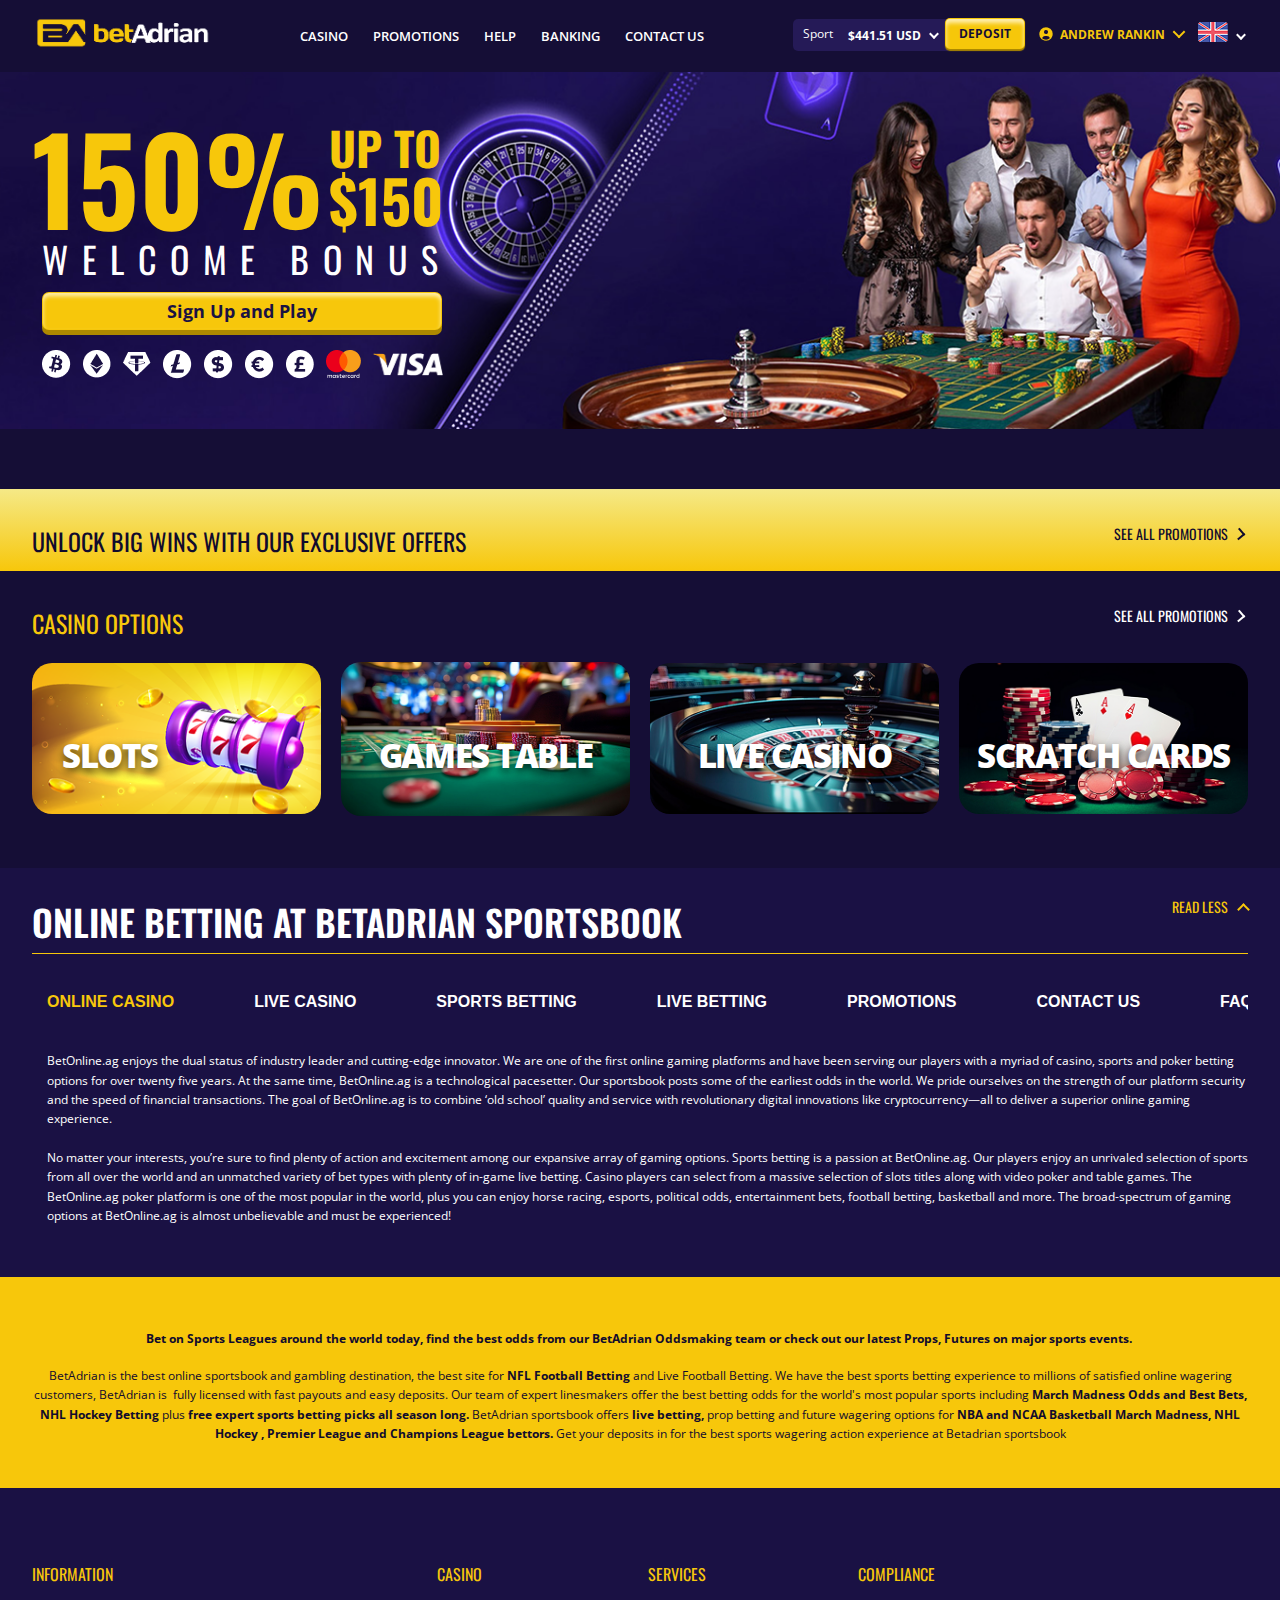
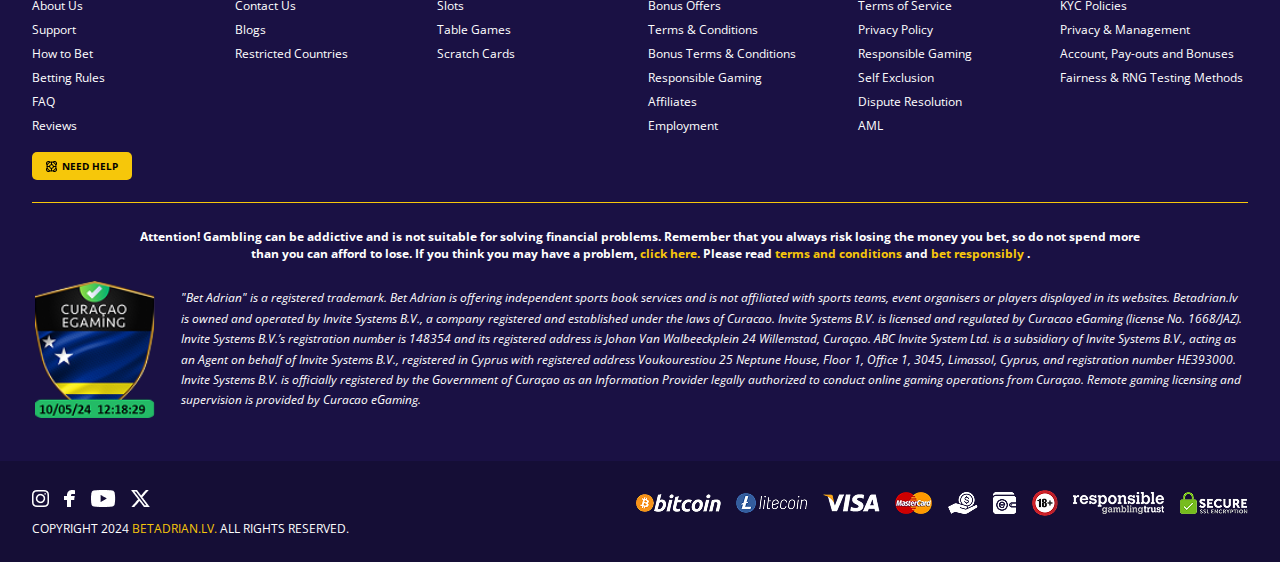
<file: index.html>
<!DOCTYPE html>
<html lang="en">
  <head>
    <meta charset="UTF-8" />
    <meta name="viewport" content="width=device-width, initial-scale=1.0" />
    <title>betadrian</title>
    <link rel="stylesheet" href="assets/css/style.css" />
    <link
      rel="stylesheet"
      href="https://cdnjs.cloudflare.com/ajax/libs/OwlCarousel2/2.3.4/assets/owl.carousel.min.css"
      integrity="sha512-tS3S5qG0BlhnQROyJXvNjeEM4UpMXHrQfTGmbQ1gKmelCxlSEBUaxhRBj/EFTzpbP4RVSrpEikbmdJobCvhE3g=="
      crossorigin="anonymous"
      referrerpolicy="no-referrer"
    />
    <link
      rel="stylesheet"
      href="https://cdnjs.cloudflare.com/ajax/libs/OwlCarousel2/2.3.4/assets/owl.theme.default.min.css"
      integrity="sha512-sMXtMNL1zRzolHYKEujM2AqCLUR9F2C4/05cdbxjjLSRvMQIciEPCQZo++nk7go3BtSuK9kfa/s+a4f4i5pLkw=="
      crossorigin="anonymous"
      referrerpolicy="no-referrer"
    />
  </head>
  <body>
    <header>
      <div class="container">
        <div class="main-header">
          <div class="logo-box">
            <button class="toggle-btn">&#9776;</button>
            <a href="#">
              <img src="assets/images/logo-img.png" alt="" />
            </a>
          </div>
          <div class="menu-box">
            <div class="close">
              <button class="close-btn">&times;</button>
            </div>
            <ul class="menu-items">
              <li><a href="casino-game.html">CASINO</a></li>
              <li><a href="#">PROMOTIONS</a></li>
              <li><a href="#">HELP</a></li>
              <li><a href="#">BANKING</a></li>
              <li><a href="#">CONTACT US</a></li>
            </ul>
          </div>
          <div class="header-right-box">
            <div class="game-block">
              <div class="dollar-box">
                <span class="game-name">Sport</span>
                <div class="dollar-box-inner">
                  <span class="dollar-item">$441.51 USD</span>
                </div>
              </div>
              <button class="btn btn--pri">DEPOSIT</button>
            </div>
            <div class="user-block">
              <div class="user-logo">
                <img src="assets/images/user-circle.png" alt="user-circle" />
              </div>
              <div class="user-names">
                <span class="user-name">ANDREW RANKIN</span>
              </div>
            </div>
            <div class="country-flag-op">
              <div class="flag-items">
                <img src="assets/images/flag.png" alt="flag-item" />
              </div>
            </div>
          </div>
        </div>
      </div>
    </header>
    <main>
      <section class="hero-section">
        <div class="container">
          <div class="main-hero-box">
            <div class="hero-left-box">
              <h1 class="heading-one">
                150% <strong>UP TO<span>$150</span></strong>
              </h1>
              <div class="bonus-block">
                <h2>welcome bonus</h2>
                <button class="btn btn--sec">Sign Up and Play</button>
                <div class="billing-block">
                  <ul class="billing-wrapper">
                    <li><img src="assets/images/gi-01.png" alt="" /></li>
                    <li><img src="assets/images/gi-02.png" alt="" /></li>
                    <li><img src="assets/images/gi-03.png" alt="" /></li>
                    <li><img src="assets/images/gi-04.png" alt="" /></li>
                    <li><img src="assets/images/gi-05.png" alt="" /></li>
                    <li><img src="assets/images/gi-06.png" alt="" /></li>
                    <li><img src="assets/images/gi-07.png" alt="" /></li>
                    <li><img src="assets/images/gi-08.png" alt="" /></li>
                    <li><img src="assets/images/visa-img.png" alt="" /></li>
                  </ul>
                </div>
              </div>
            </div>
          </div>
        </div>
        <img src="assets/images/hero-page-bg.png" class="hero-img" alt="" />
      </section>
      <section class="feature">
        <div class="container">
          <div class="main-feature-block">
            <div class="feature-items owl-carousel">
              <div class="feature-item">
                <div class="feature-icon">
                  <img src="assets/images/gaming-img-1.png" alt="" />
                </div>
                <div class="feature-content">
                  <h3 class="feature-title">FRIENDLY GAMING</h3>
                  <p class="feature-description">
                    24/7 support ensures a smooth, enjoyable betting journey.
                  </p>
                </div>
              </div>
              <div class="feature-item">
                <div class="feature-icon">
                  <img src="assets/images/gaming-img-2.png" alt="" />
                </div>
                <div class="feature-content">
                  <h3 class="feature-title">Fastest Payouts</h3>
                  <p class="feature-description">
                    Experience industry-leading payout speeds with every win.
                  </p>
                </div>
              </div>
              <div class="feature-item">
                <div class="feature-icon">
                  <img src="assets/images/gaming-img-3.png" alt="" />
                </div>
                <div class="feature-content">
                  <h3 class="feature-title">Fully Licensed</h3>
                  <p class="feature-description">
                    Fully licensed and regulated by Curacao eGaming.
                  </p>
                </div>
              </div>
              <div class="feature-item">
                <div class="feature-icon">
                  <img src="assets/images/gaming-img-4.png" alt="" />
                </div>
                <div class="feature-content">
                  <h3 class="feature-title">Industry Best Bonuses</h3>
                  <p class="feature-description">
                    Enhance your wins with our generous, regular bonuses.
                  </p>
                </div>
              </div>
            </div>
          </div>
        </div>
      </section>
      <section class="welcome-section">
        <div class="container">
          <div class="main-welcome-section">
            <div class="heading-box">
              <h3 class="heading-3">
                Unlock Big Wins with Our Exclusive Offers
              </h3>
              <span>SEE ALL PROMOTIONS</span>
            </div>
            <div class="welcome-cards owl-carousel">
              <div class="welcome-card">
                <div class="card-items">
                  <div class="bonus-card-heading">
                    <h3>CASINO</h3>
                  </div>
                  <div class="bonus-card-content">
                    <h4>WELCOME BONUS</h4>
                    <h4>200% up to €2,000</h4>
                  </div>
                  <div class="bonus-card-normal-text">
                    <p>Minimum Deposit: €1.</p>
                  </div>
                  <div class="bonus-card-btn">
                    <a class="btn btn--sec2" href="#">Sign Up and play</a>
                  </div>
                  <div class="requirements">
                    <span>Wagering Requirements</span>
                    <img src="assets/images/arrow-01.png" alt="" />
                  </div>
                </div>
                <div class="bonus-img-box">
                  <img src="assets/images/casino-img1.png " alt="" />
                </div>
              </div>
              <div class="welcome-card wc-2">
                <div class="card-items">
                  <div class="bonus-card-heading">
                    <h3>CASINO</h3>
                  </div>
                  <div class="bonus-card-content">
                    <h4>WELCOME BONUS</h4>
                    <h4>200% up to €2,000</h4>
                  </div>
                  <div class="bonus-card-normal-text">
                    <p>Minimum Deposit: €1.</p>
                  </div>
                  <div class="bonus-card-btn">
                    <a class="btn btn--sec2" href="#">Sign Up and play</a>
                  </div>
                  <div class="requirements">
                    <span>Wagering Requirements</span>
                    <img src="assets/images/arrow-02.png" alt="" />
                  </div>
                </div>
                <div class="bonus-img-box">
                  <img src="assets/images/casino-img2.png" alt="" />
                </div>
              </div>
              <div class="welcome-card wc-3">
                <div class="card-items">
                  <div class="bonus-card-heading">
                    <h3>CASINO</h3>
                  </div>
                  <div class="bonus-card-content">
                    <h4>WELCOME BONUS</h4>
                    <h4>200% up to €2,000</h4>
                  </div>
                  <div class="bonus-card-normal-text">
                    <p>Minimum Deposit: €1.</p>
                  </div>
                  <div class="bonus-card-btn">
                    <a class="btn btn--sec2" href="#">Sign Up and play</a>
                  </div>
                  <div class="requirements">
                    <span>Wagering Requirements</span>
                    <img src="assets/images/arrow-03.png" alt="" />
                  </div>
                </div>
                <div class="bonus-img-box">
                  <img src="assets/images/casino-img3.png" alt="" />
                </div>
              </div>
            </div>
          </div>
        </div>
      </section>
      <section class="casino-op">
        <div class="container">
          <div class="main-casino-op">
            <div class="heading-box">
              <h3 class="heading-3">Casino Options</h3>
              <span>SEE ALL PROMOTIONS</span>
            </div>
            <div class="casino-cards">
              <div class="casino-card">
                <img src="assets/images/casino-op-01.png" alt="" />
                <h2 class="slots heading-two">SLOTS</h2>
              </div>
              <div class="casino-card">
                <img src="assets/images/casino-op-02.png" alt="" />
                <h2 class="heading-two">GAMES TABLE</h2>
              </div>
              <div class="casino-card">
                <img src="assets/images/casino-op-03.png" alt="" />
                <h2 class="heading-two">Live Casino</h2>
              </div>
              <div class="casino-card">
                <img src="assets/images/casino-op-04.png" alt="" />
                <h2 class="heading-two">SCRATCH cards</h2>
              </div>
            </div>
          </div>
        </div>
      </section>
      <section class="online-sportsbook">
        <div class="container">
          <div class="main-online-sportsbook">
            <div class="heading-box">
              <h3 class="heading-3">Online Betting at BetAdrian Sportsbook</h3>
              <span id="read-more">READ LESS</span>
            </div>
            <div class="online-tabs-block">
              <div class="tabs-heading">
                <ul class="tabs">
                  <li><button class="tab active">Online Casino</button></li>
                  <li><button class="tab">Live Casino</button></li>
                  <li><button class="tab">Sports Betting</button></li>
                  <li><button class="tab">Live Betting</button></li>
                  <li><button class="tab">Promotions</button></li>
                  <li><button class="tab">Contact Us</button></li>
                  <li><button class="tab">FAQ</button></li>
                </ul>
              </div>
              <div class="tab-content active">
                <p>
                  BetOnline.ag enjoys the dual status of industry leader and
                  cutting-edge innovator. We are one of the first online gaming
                  platforms and have been serving our players with a myriad of
                  casino, sports and poker betting options for over twenty five
                  years. At the same time, BetOnline.ag is a technological
                  pacesetter. Our sportsbook posts some of the earliest odds in
                  the world. We pride ourselves on the strength of our platform
                  security and the speed of financial transactions. The goal of
                  BetOnline.ag is to combine ‘old school’ quality and service
                  with revolutionary digital innovations like cryptocurrency—all
                  to deliver a superior online gaming experience.
                </p>
                <p>
                  No matter your interests, you’re sure to find plenty of action
                  and excitement among our expansive array of gaming options.
                  Sports betting is a passion at BetOnline.ag. Our players enjoy
                  an unrivaled selection of sports from all over the world and
                  an unmatched variety of bet types with plenty of in-game live
                  betting. Casino players can select from a massive selection of
                  slots titles along with video poker and table games. The
                  BetOnline.ag poker platform is one of the most popular in the
                  world, plus you can enjoy horse racing, esports, political
                  odds, entertainment bets, football betting, basketball and
                  more. The broad-spectrum of gaming options at BetOnline.ag is
                  almost unbelievable and must be experienced!
                </p>
              </div>
              <div class="tab-content">
                <p>
                  Lorem ipsum dolor sit amet consectetur adipisicing elit.
                  Accusamus odio quos quis laborum adipisci impedit distinctio
                  labore numquam voluptatem sed, cum illum saepe rerum sit minus
                  veritatis harum esse explicabo maiores obcaecati eius
                  molestias. Ipsum distinctio sunt aliquid dolorem eaque aperiam
                  explicabo! Doloribus corrupti illo unde consectetur eaque
                  molestias provident?
                </p>
              </div>
            </div>
          </div>
        </div>
      </section>
      <section class="events-intro">
        <div class="container">
          <div class="main-events-intro">
            <div class="events-title">
              <p>
                Bet on Sports Leagues around the world today, find the best odds
                from our BetAdrian Oddsmaking team or check out our latest
                Props, Futures on major sports events. 
              </p>
            </div>
            <div class="events-content">
              <p>
                BetAdrian is the best online sportsbook and gambling
                destination, the best site for
                <span>NFL Football Betting </span> and Live Football Betting. We
                have the best sports betting experience to millions of satisfied
                online wagering customers, BetAdrian is  fully licensed with
                fast payouts and easy deposits. Our team of expert linesmakers
                offer the best betting odds for the world's most popular sports
                including
                <span
                  >March Madness Odds and Best Bets, NHL Hockey Betting</span
                >
                plus
                <span>free expert sports betting picks all season long. </span>
                BetAdrian sportsbook offers <span> live betting,</span> prop
                betting and future wagering options for
                <span>
                  NBA and NCAA Basketball March Madness, NHL Hockey , Premier
                  League and Champions League bettors. </span
                >Get your deposits in for the best sports wagering action
                experience at Betadrian sportsbook
              </p>
            </div>
          </div>
        </div>
      </section>
    </main>
    <footer>
      <div class="footer-section">
        <div class="container">
          <div class="main-footer">
            <div class="footer-menu-block">
              <div class="footer-menu-row">
                <div class="menu-col">
                  <h4 class="menu-heading">INFORMATION</h4>
                  <div class="menu-links-box">
                    <div class="menu-links-wrapper">
                      <ul class="menu-links">
                        <li><a class="menu-link" href="#">About Us</a></li>
                        <li><a class="menu-link" href="#">Support</a></li>
                        <li><a class="menu-link" href="#">How to Bet</a></li>
                        <li><a class="menu-link" href="#">Betting Rules</a></li>
                        <li><a class="menu-link" href="#">FAQ</a></li>
                        <li><a class="menu-link" href="#">Reviews</a></li>
                      </ul>
                      <ul class="menu-links">
                        <li><a class="menu-link" href="#">Contact Us</a></li>
                        <li><a class="menu-link" href="#">Blogs</a></li>
                        <li>
                          <a class="menu-link" href="#">Restricted Countries</a>
                        </li>
                      </ul>
                    </div>
                  </div>
                </div>
                <div class="menu-col">
                  <h4 class="menu-heading">CASINO</h4>
                  <div class="menu-links-box">
                    <ul class="menu-links">
                      <li><a class="menu-link" href="#">Slots</a></li>
                      <li><a class="menu-link" href="#">Table Games</a></li>
                      <li><a class="menu-link" href="#">Scratch Cards</a></li>
                    </ul>
                  </div>
                </div>
                <div class="menu-col">
                  <h4 class="menu-heading">SERVICES</h4>
                  <div class="menu-links-box">
                    <ul class="menu-links">
                      <li><a class="menu-link" href="#">Bonus Offers</a></li>
                      <li>
                        <a class="menu-link" href="#">Terms & Conditions</a>
                      </li>
                      <li>
                        <a class="menu-link" href="#"
                          >Bonus Terms & Conditions</a
                        >
                      </li>
                      <li>
                        <a class="menu-link" href="#">Responsible Gaming</a>
                      </li>
                      <li><a class="menu-link" href="#">Affiliates</a></li>
                      <li><a class="menu-link" href="#">Employment</a></li>
                    </ul>
                  </div>
                </div>
                <div class="menu-col">
                  <h4 class="menu-heading">COMPLIANCE</h4>
                  <div class="menu-links-box">
                    <div class="menu-links-wrapper">
                      <ul class="menu-links">
                        <li>
                          <a class="menu-link" href="#">Terms of Service</a>
                        </li>
                        <li>
                          <a class="menu-link" href="#">Privacy Policy</a>
                        </li>
                        <li>
                          <a class="menu-link" href="#">Responsible Gaming</a>
                        </li>
                        <li>
                          <a class="menu-link" href="#">Self Exclusion</a>
                        </li>
                        <li>
                          <a class="menu-link" href="#">Dispute Resolution</a>
                        </li>
                        <li><a class="menu-link" href="#">AML</a></li>
                      </ul>
                      <ul class="menu-links">
                        <li><a class="menu-link" href="#">KYC Policies</a></li>
                        <li>
                          <a class="menu-link" href="#">Privacy & Management</a>
                        </li>
                        <li>
                          <a class="menu-link" href="#"
                            >Account, Pay-outs and Bonuses</a
                          >
                        </li>
                        <li>
                          <a class="menu-link" href="#"
                            >Fairness & RNG Testing Methods</a
                          >
                        </li>
                      </ul>
                    </div>
                  </div>
                </div>
              </div>
              <div class="btn-block">
                <button class="btn btn--sm">
                  <img src="assets/images/help-btn-img1.png" alt="" />NEED HELP
                </button>
              </div>
            </div>
            <div class="footer-terms">
              <div class="term-title">
                <p>
                  Attention! Gambling can be addictive and is not suitable for
                  solving financial problems. Remember that you always risk
                  losing the money you bet, so do not spend more than you can
                  afford to lose. If you think you may have a problem,
                  <a href="#">click here.</a> Please read
                  <a href="">terms and conditions</a> and
                  <a href="#">bet responsibly</a> .
                </p>
              </div>
              <div class="term-content-werapper">
                <a href="#"
                  ><img src="assets/images/validate 1.png" alt=""
                /></a>
                <p class="term-content">
                  "Bet Adrian" is a registered trademark. Bet Adrian is offering
                  independent sports book services and is not affiliated with
                  sports teams, event organisers or players displayed in its
                  websites. Betadrian.lv is owned and operated by Invite Systems
                  B.V., a company registered and established under the laws of
                  Curacao. Invite Systems B.V. is licensed and regulated by
                  Curacao eGaming (license No. 1668/JAZ). Invite Systems B.V.’s
                  registration number is 148354 and its registered address is
                  Johan Van Walbeeckplein 24 Willemstad, Curaçao. ABC Invite
                  System Ltd. is a subsidiary of Invite Systems B.V., acting as
                  an Agent on behalf of Invite Systems B.V., registered in
                  Cyprus with registered address Voukourestiou 25 Neptune House,
                  Floor 1, Office 1, 3045, Limassol, Cyprus, and registration
                  number ΗΕ393000. Invite Systems B.V. is officially registered
                  by the Government of Curaçao as an Information Provider
                  legally authorized to conduct online gaming operations from
                  Curaçao. Remote gaming licensing and supervision is provided
                  by Curacao eGaming.
                </p>
              </div>
            </div>
          </div>
        </div>
      </div>
      <div class="mini-footer">
        <div class="container">
          <div class="main-mini-footer">
            <div class="mini-footer-content">
              <div class="social-m-block">
                <div class="left-side">
                  <ul class="social-m-items">
                    <li>
                      <a href="#"
                        ><img
                          class="social-m-link"
                          src="assets/images/instagram.png"
                          alt=""
                      /></a>
                    </li>
                    <li>
                      <a href="#"
                        ><img
                          class="social-m-link"
                          src="assets/images/facebook.png"
                          alt=""
                      /></a>
                    </li>
                    <li>
                      <a href="#"
                        ><img
                          class="social-m-link"
                          src="assets/images/youtube.png"
                          alt=""
                      /></a>
                    </li>
                    <li>
                      <a href="#"
                        ><img
                          class="social-m-link"
                          src="assets/images/x-social-media-black-icon 1.png"
                          alt=""
                      /></a>
                    </li>
                  </ul>
                  <div class="mini-footer-text">
                    <p>
                      Copyright 2024 <a href="#">BetAdrian.lv.</a> All Rights
                      Reserved.
                    </p>
                  </div>
                </div>
                <div class="right-side">
                  <ul class="social-m-items">
                    <li>
                      <a href="#"
                        ><img
                          class="social-m-link"
                          src="assets/images/bitcoin.png"
                          alt=""
                      /></a>
                    </li>
                    <li>
                      <a href="#"
                        ><img
                          class="social-m-link"
                          src="assets/images/litecoin.png"
                          alt=""
                      /></a>
                    </li>
                    <li>
                      <a href="#"
                        ><img
                          class="social-m-link"
                          src="assets/images/visa-success 1.png"
                          alt=""
                      /></a>
                    </li>
                    <li>
                      <a href="#"
                        ><img
                          class="social-m-link"
                          src="assets/images/logo3 1.png"
                          alt=""
                      /></a>
                    </li>
                    <li>
                      <a href="#"
                        ><img
                          class="social-m-link"
                          src="assets/images/sell 1.png"
                          alt=""
                      /></a>
                    </li>
                    <li>
                      <a href="#"
                        ><img
                          class="social-m-link"
                          src="assets/images/ewallet 1.png"
                          alt=""
                      /></a>
                    </li>
                    <li>
                      <a href="#"
                        ><img
                          class="social-m-link"
                          src="assets/images/eighteen_plus 1.png"
                          alt=""
                      /></a>
                    </li>
                    <li>
                      <a href="#"
                        ><img
                          class="social-m-link"
                          src="assets/images/responsible.png"
                          alt=""
                      /></a>
                    </li>
                    <li>
                      <a href="#"
                        ><img
                          class="social-m-link"
                          src="assets/images/secure-1 1.png"
                          alt=""
                      /></a>
                    </li>
                  </ul>
                </div>
              </div>
            </div>
          </div>
        </div>
      </div>
    </footer>
    <script
      src="https://cdnjs.cloudflare.com/ajax/libs/jquery/3.7.1/jquery.min.js"
      integrity="sha512-v2CJ7UaYy4JwqLDIrZUI/4hqeoQieOmAZNXBeQyjo21dadnwR+8ZaIJVT8EE2iyI61OV8e6M8PP2/4hpQINQ/g=="
      crossorigin="anonymous"
      referrerpolicy="no-referrer"
    ></script>
    <script
      src="https://cdnjs.cloudflare.com/ajax/libs/OwlCarousel2/2.3.4/owl.carousel.min.js"
      integrity="sha512-bPs7Ae6pVvhOSiIcyUClR7/q2OAsRiovw4vAkX+zJbw3ShAeeqezq50RIIcIURq7Oa20rW2n2q+fyXBNcU9lrw=="
      crossorigin="anonymous"
      referrerpolicy="no-referrer"
    ></script>
    <script src="script.js"></script>
  </body>
</html>
</file>
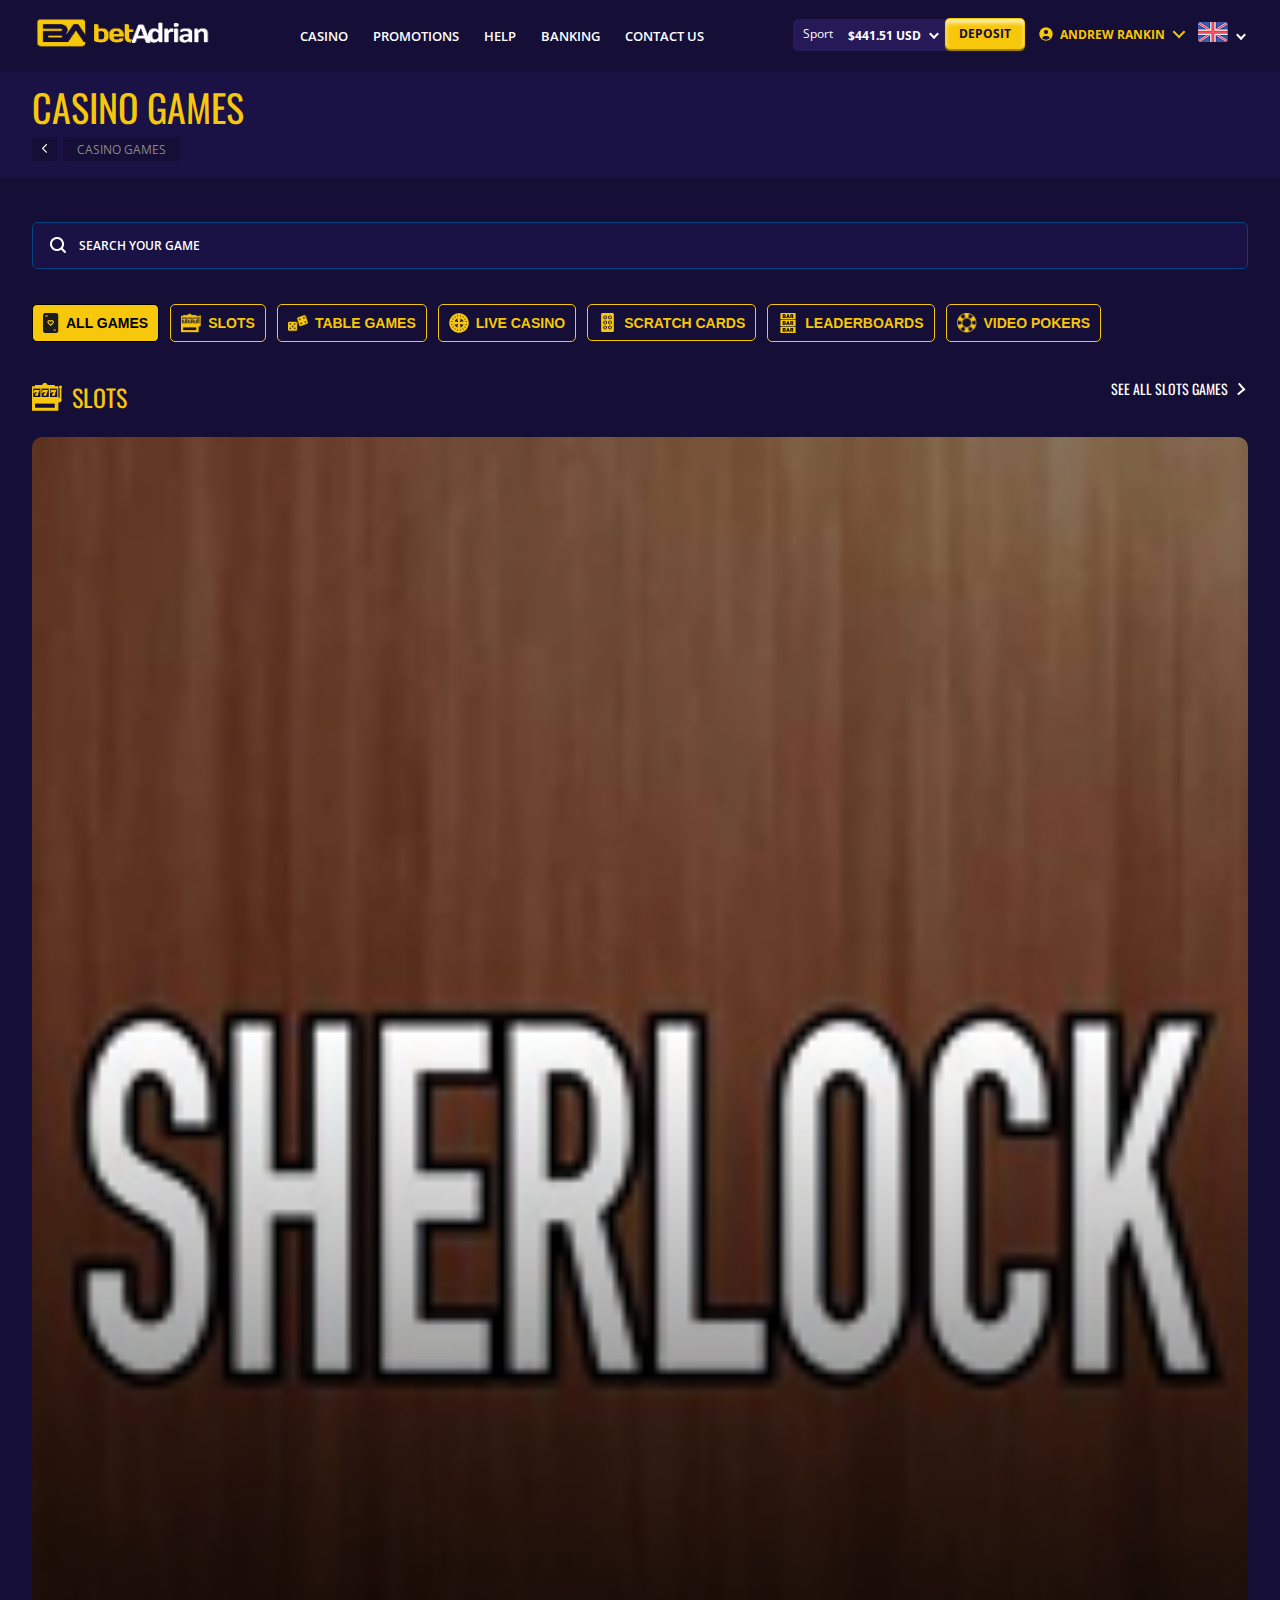
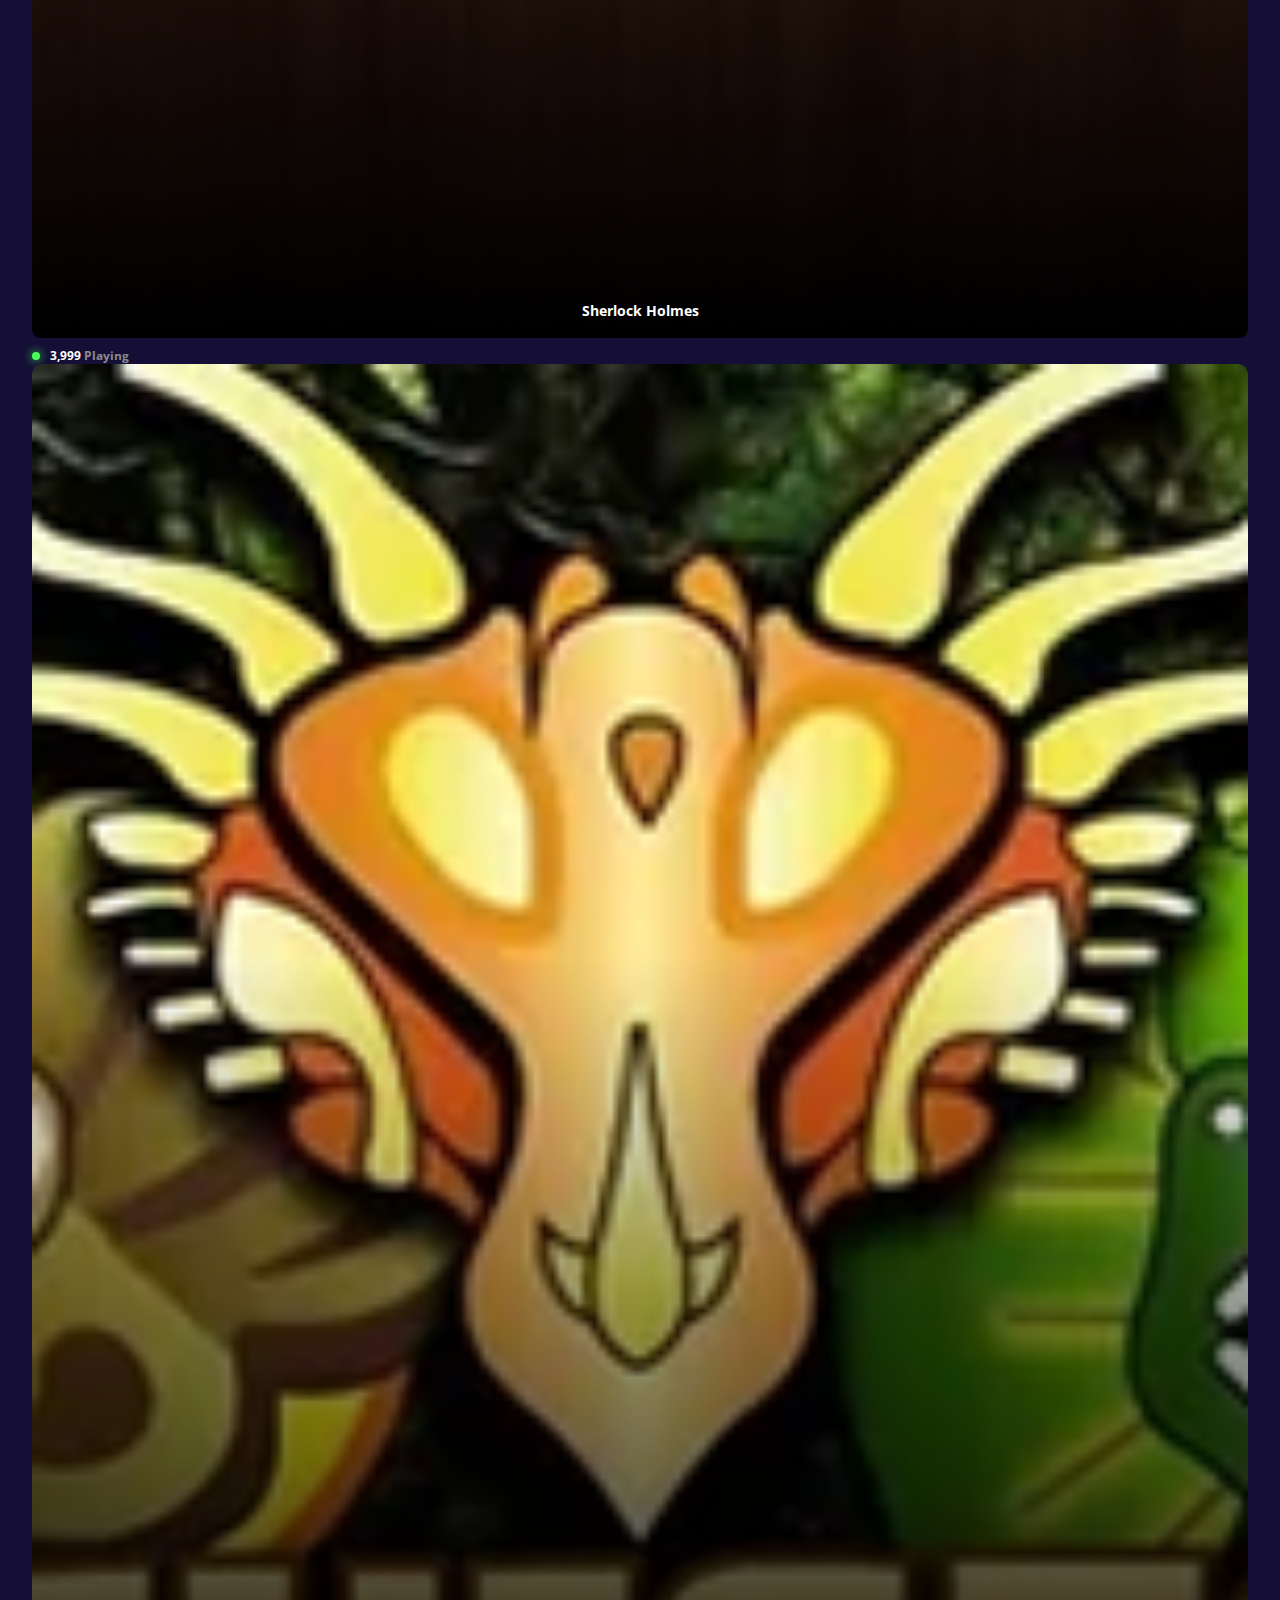
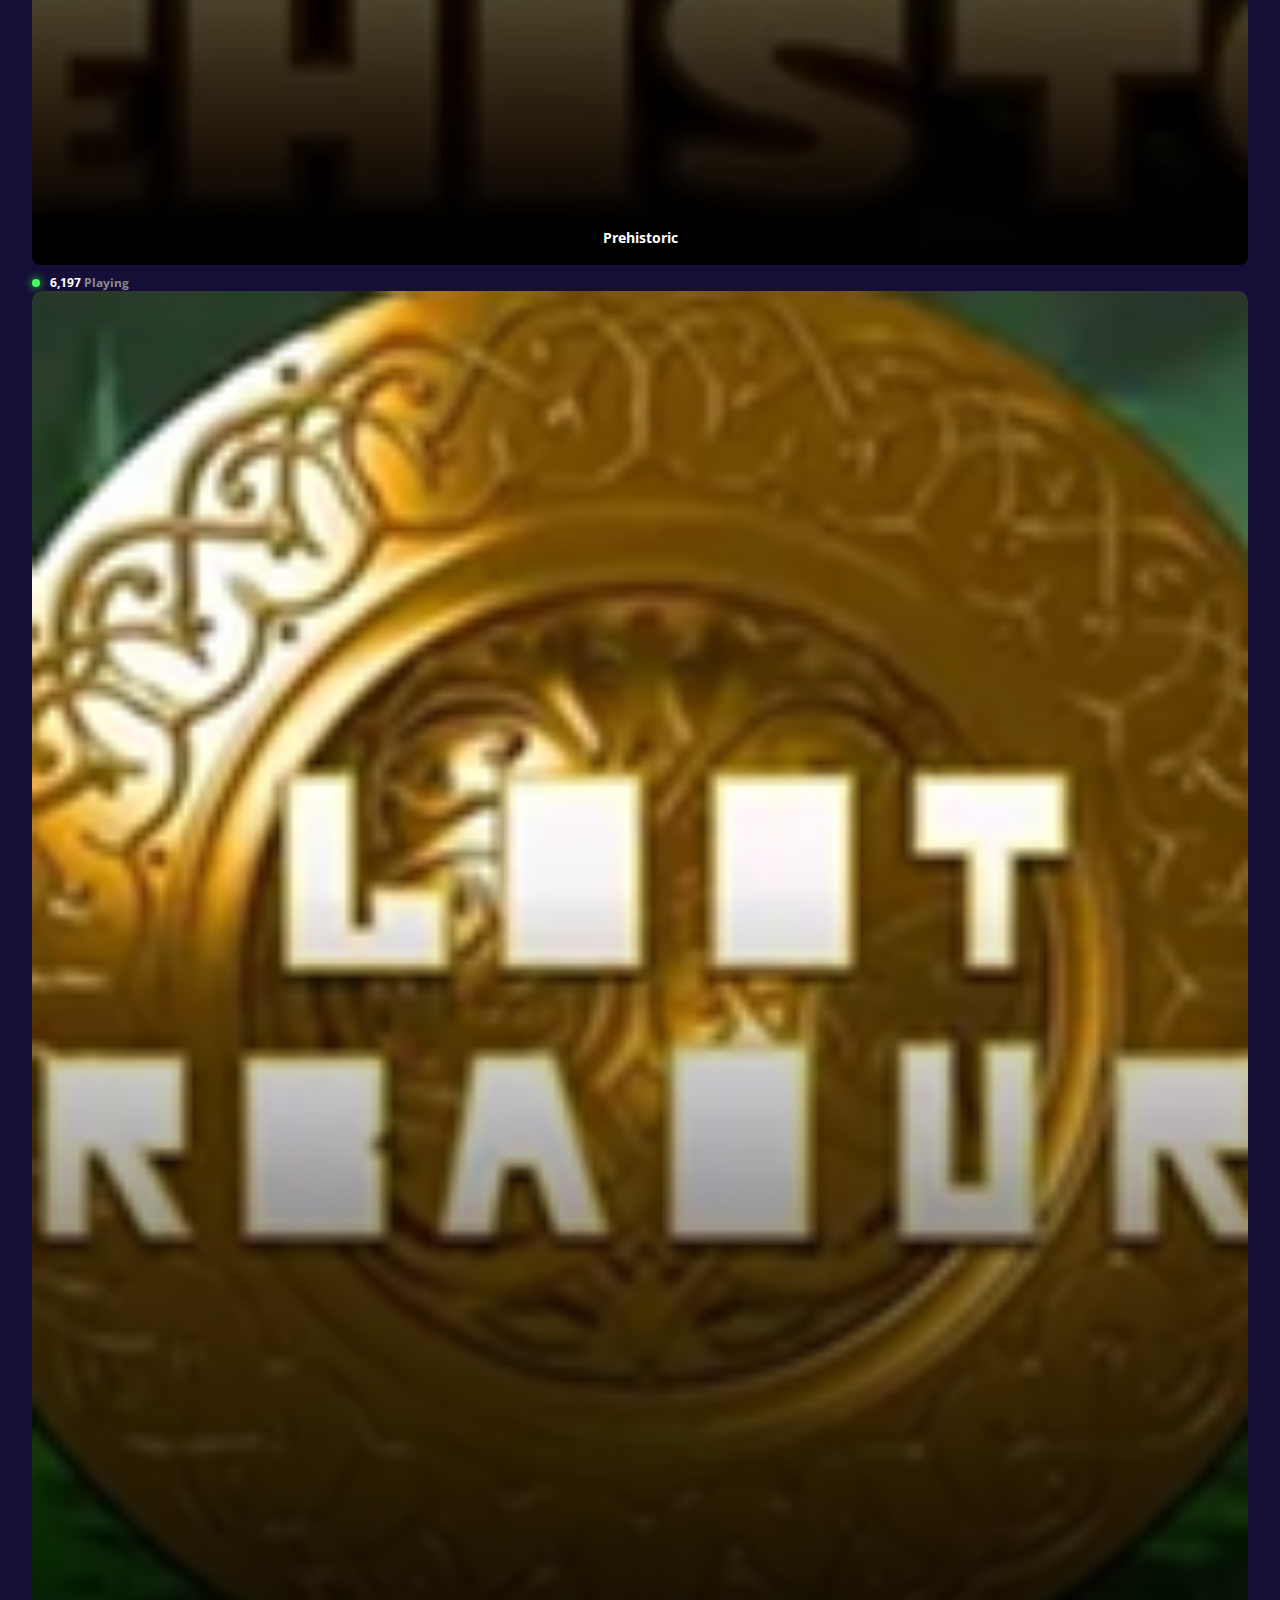
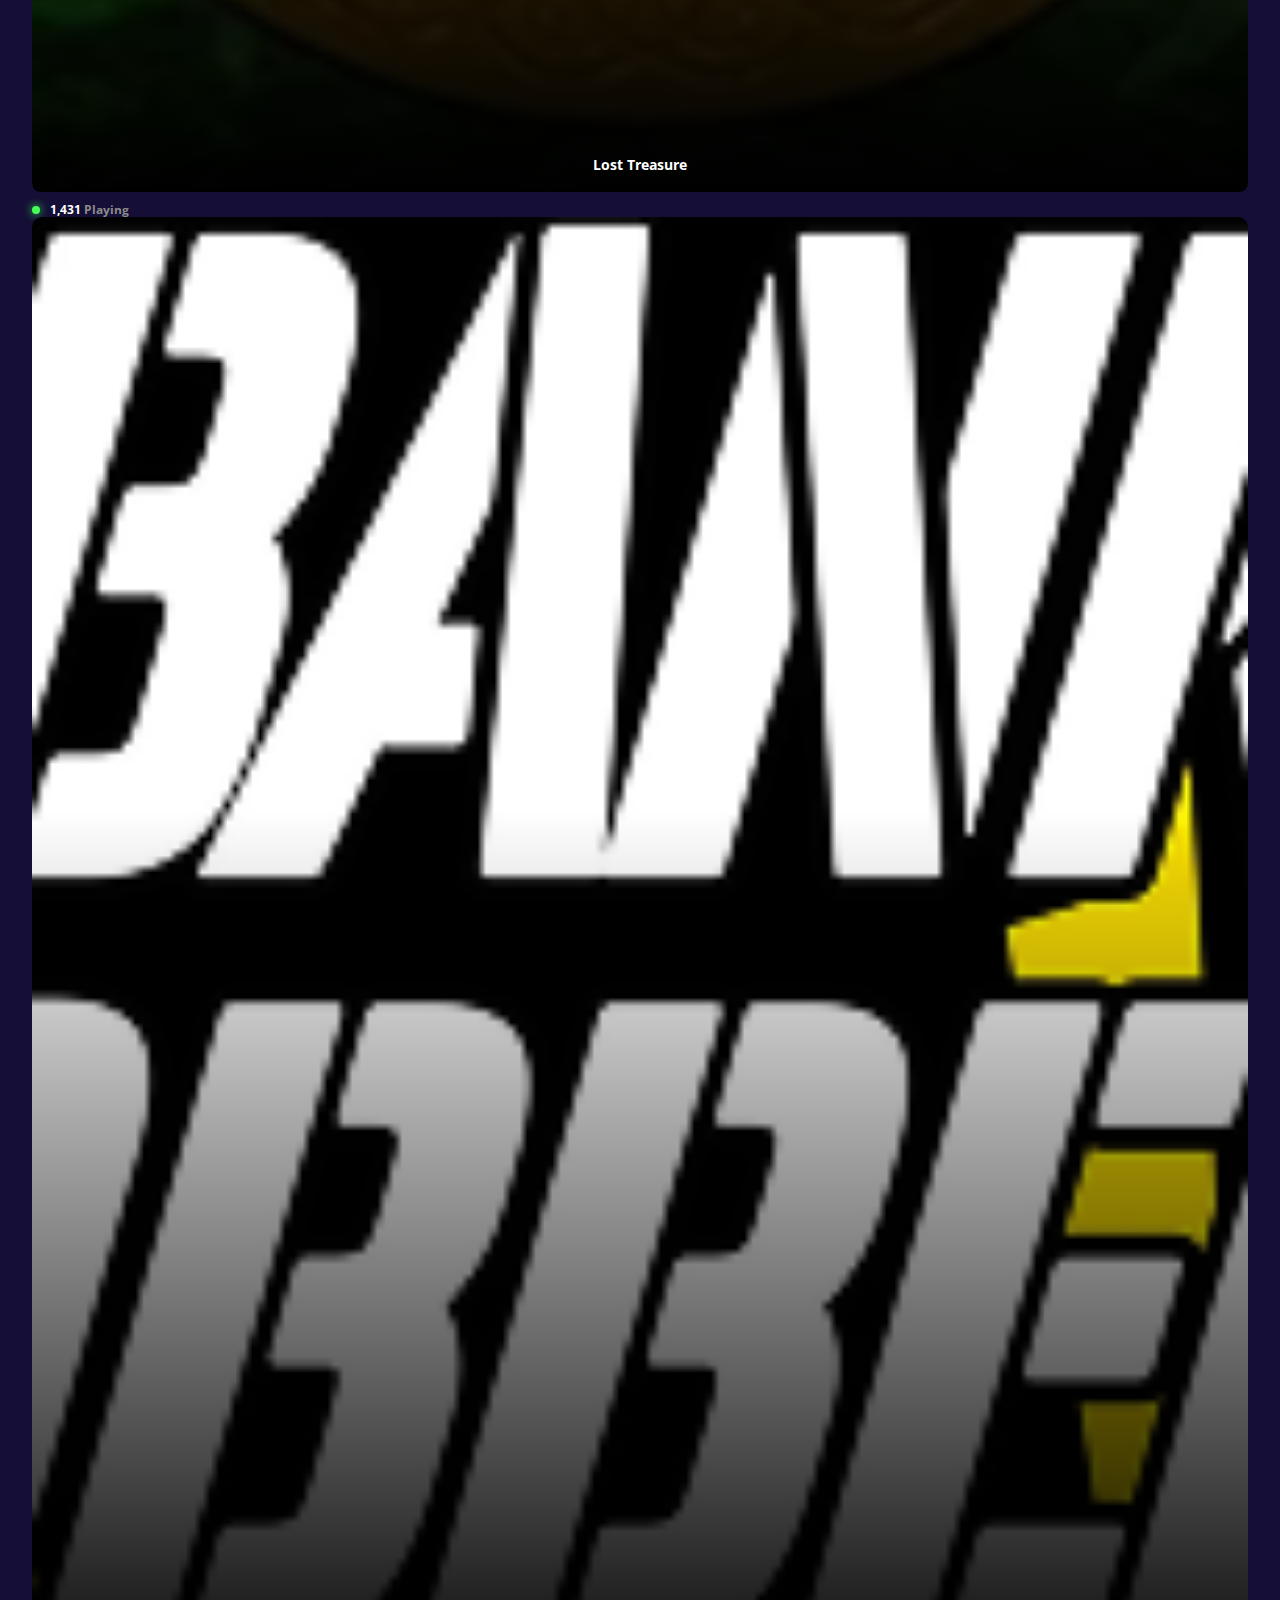
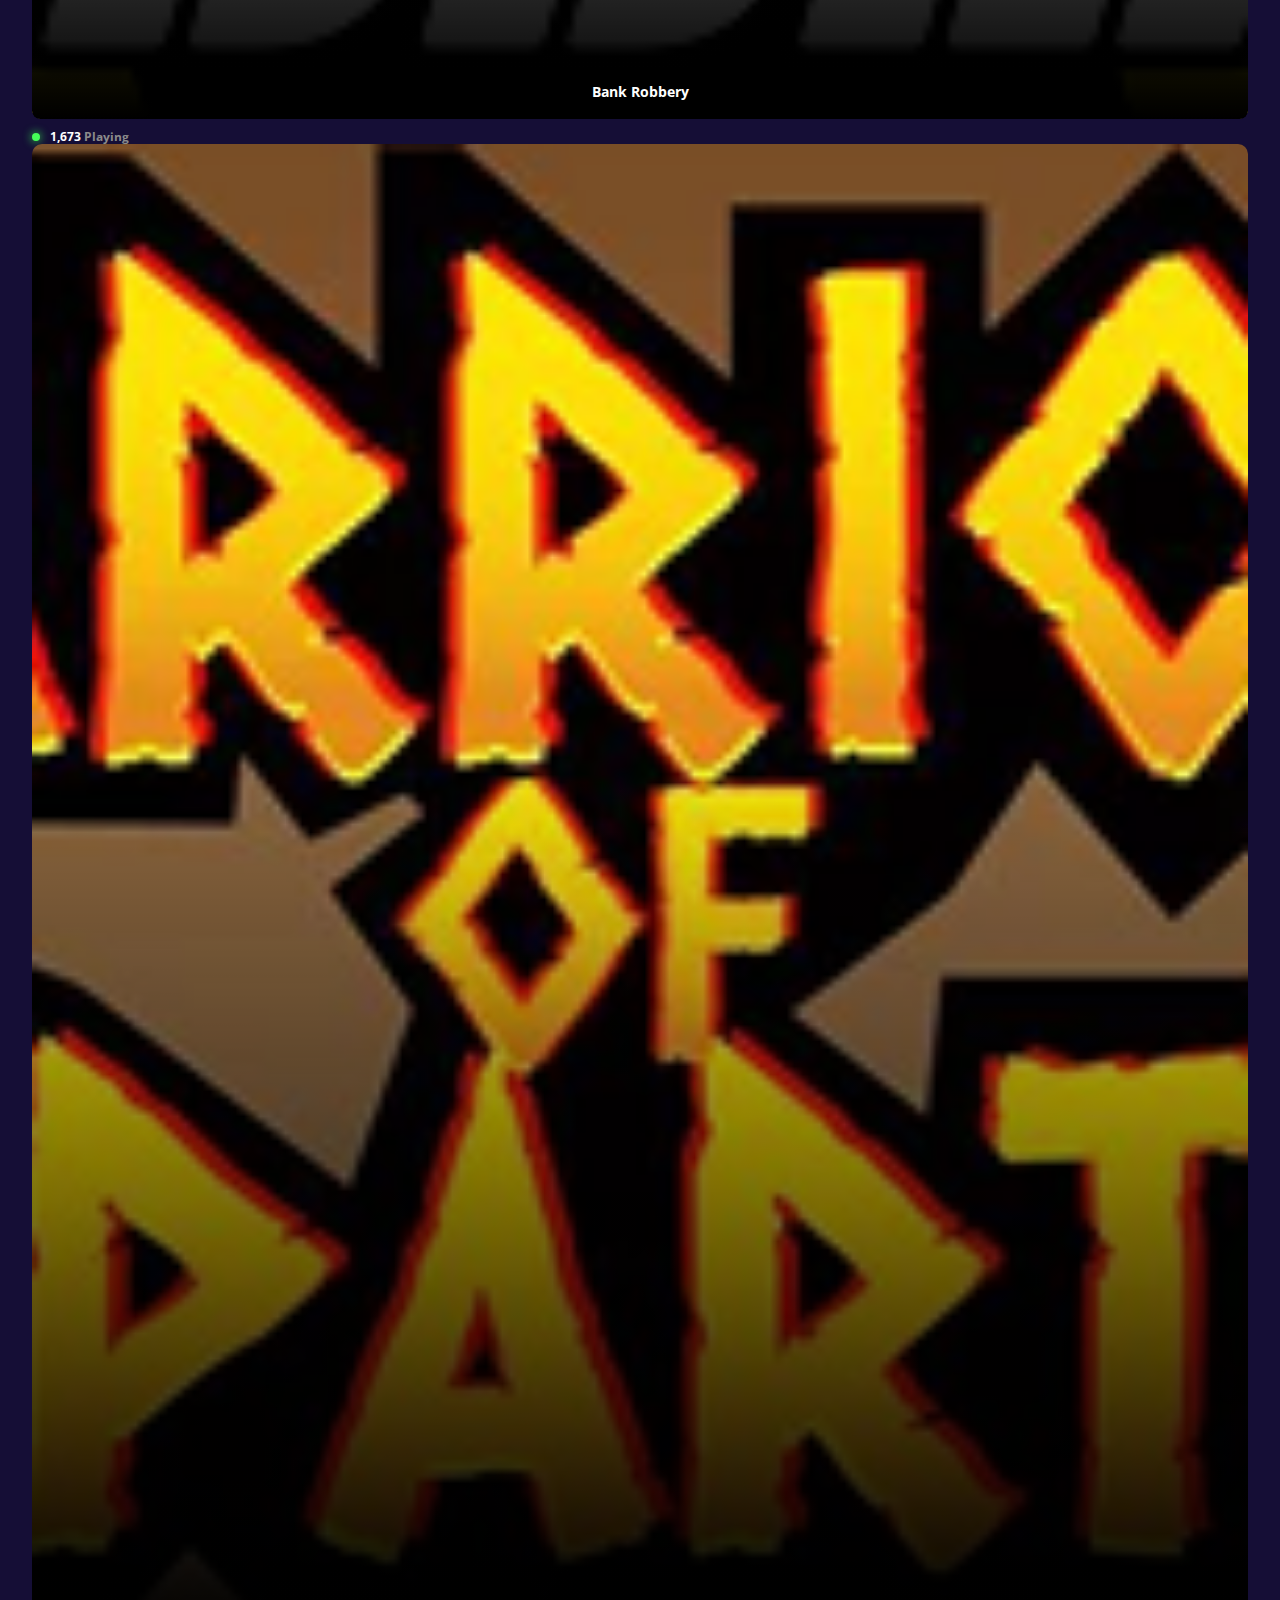
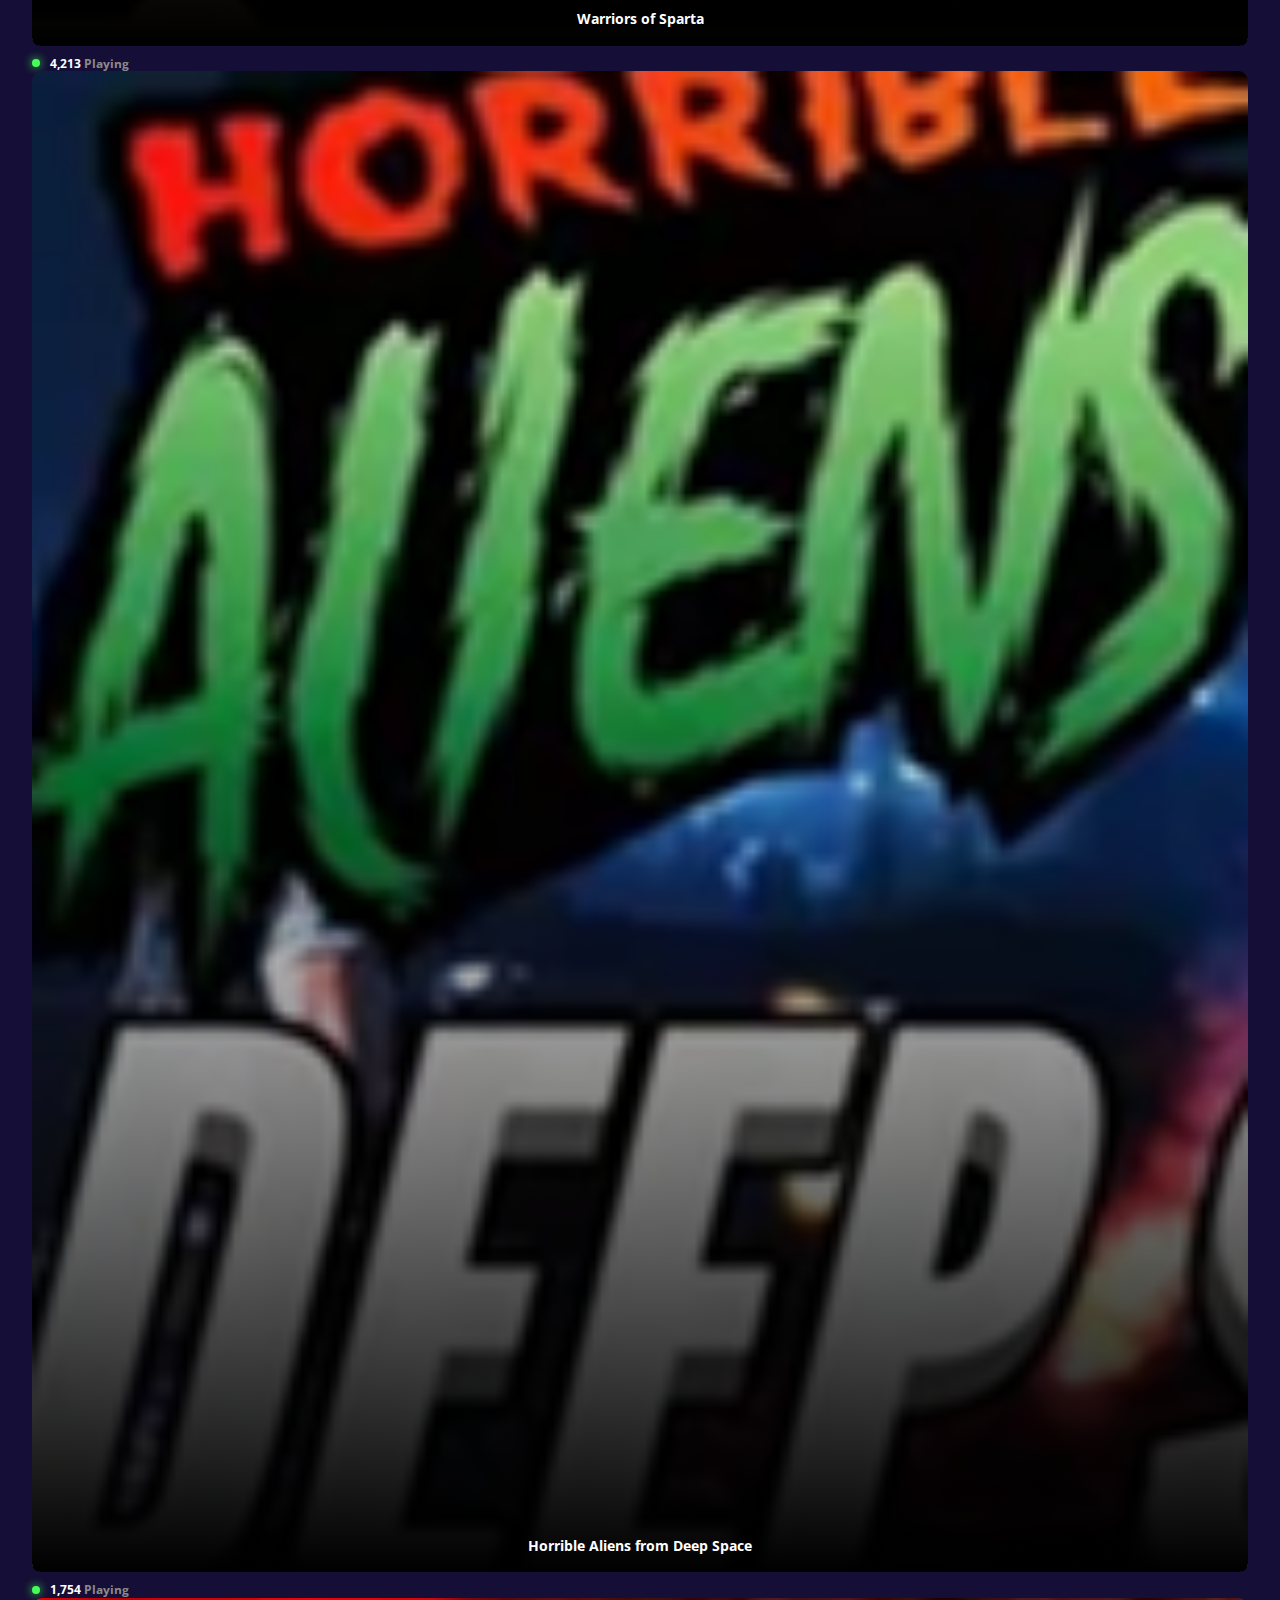
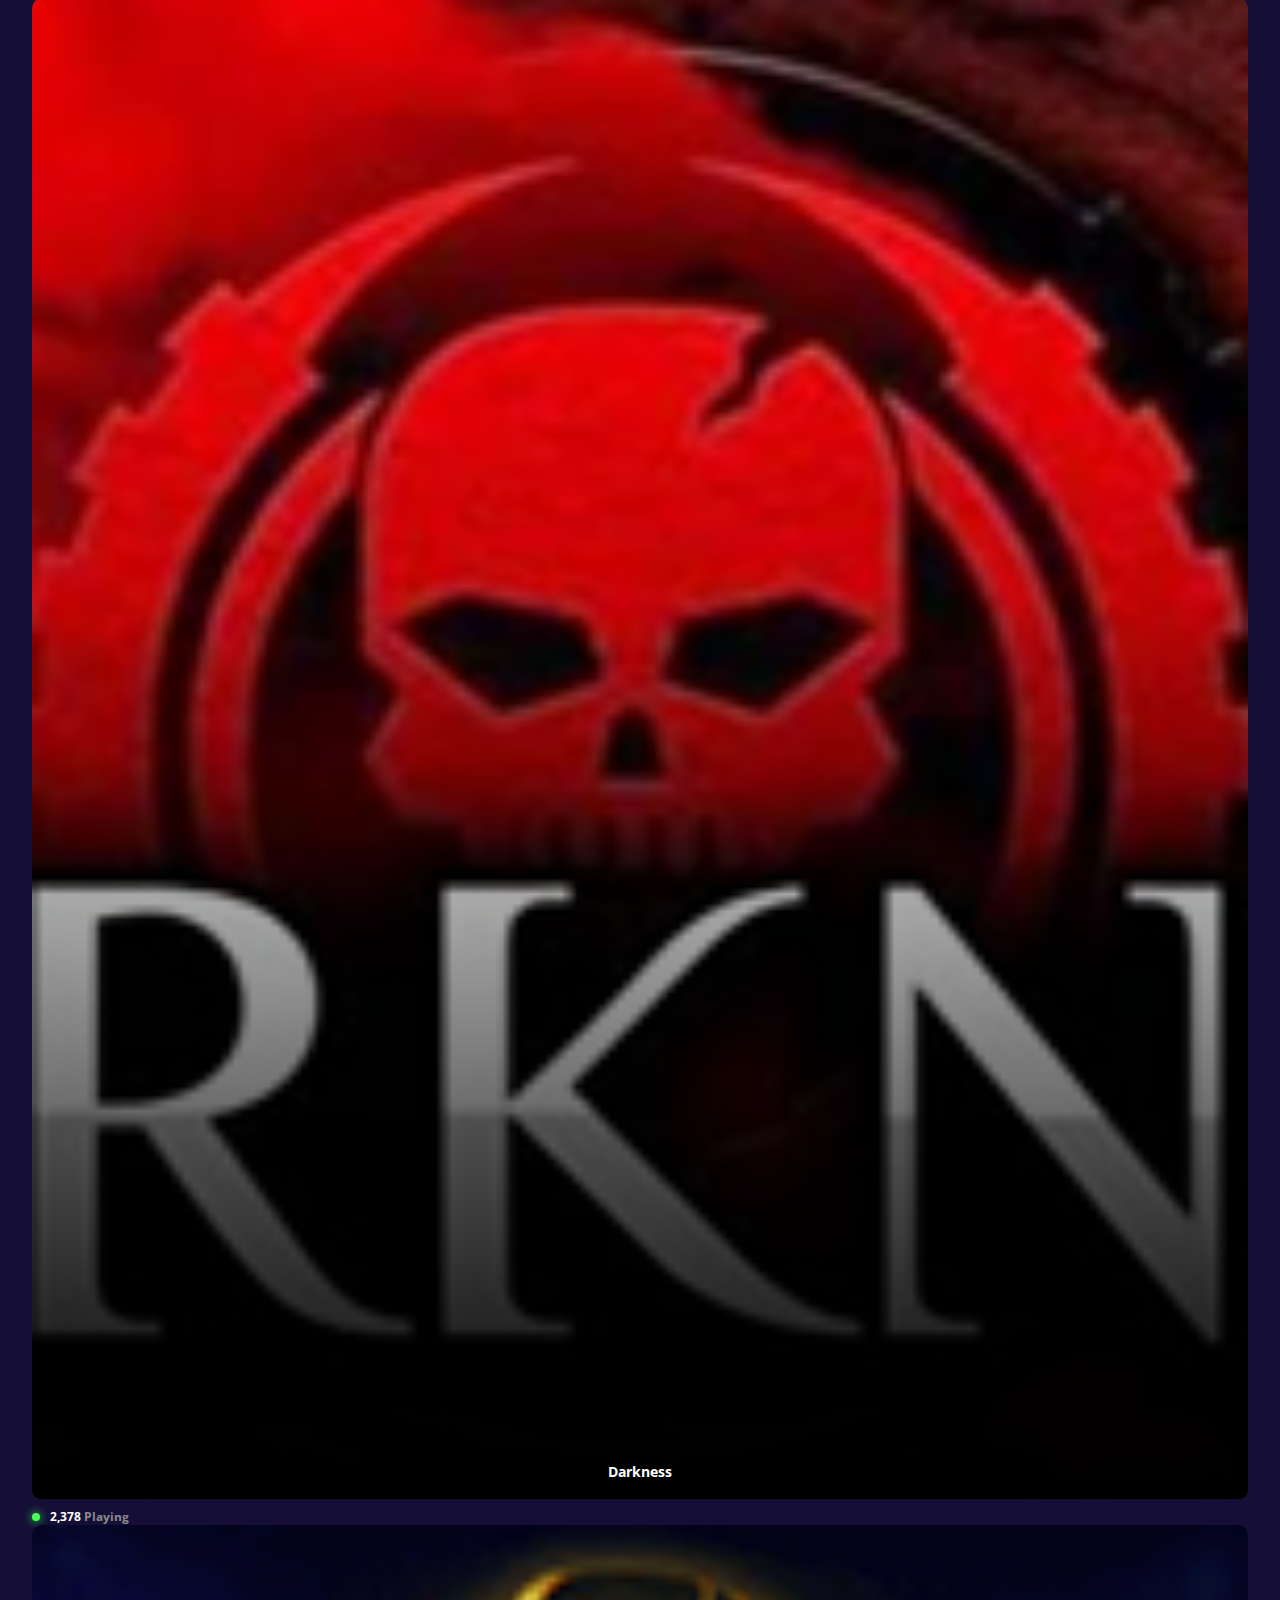
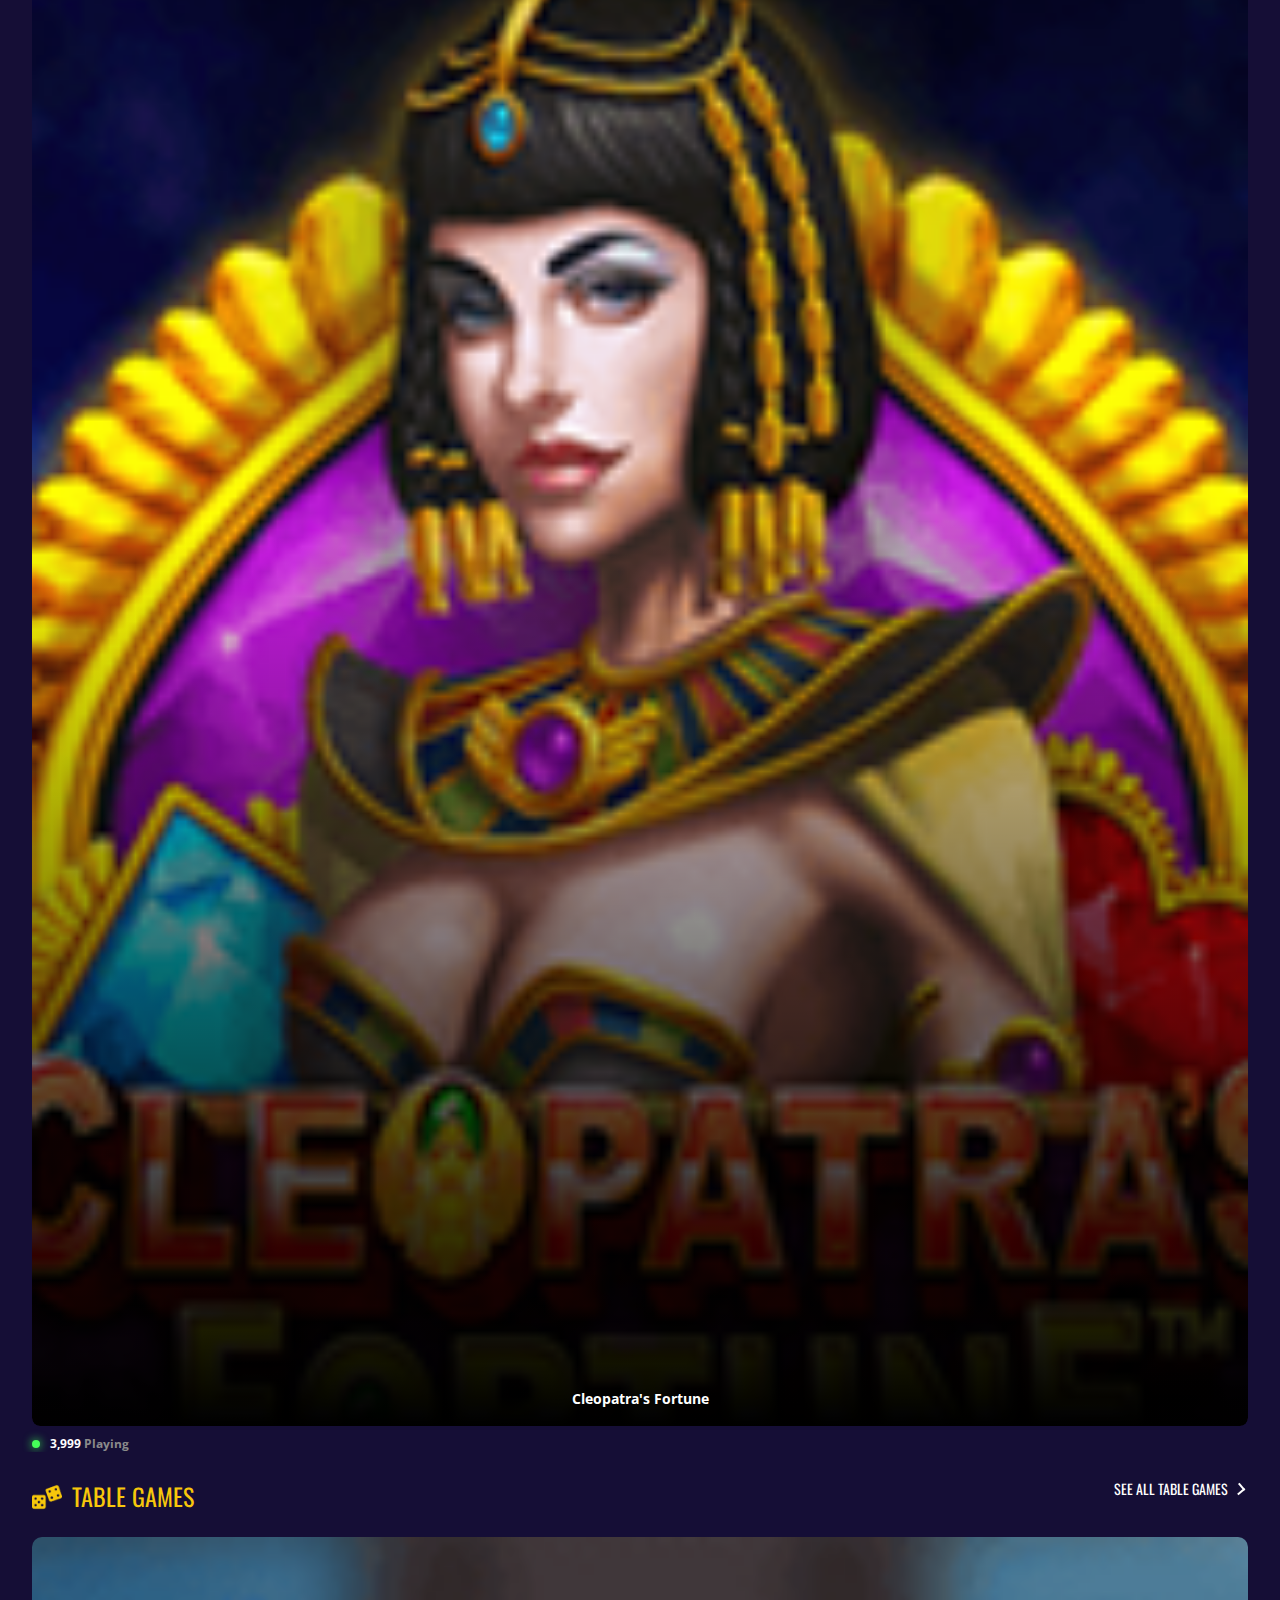
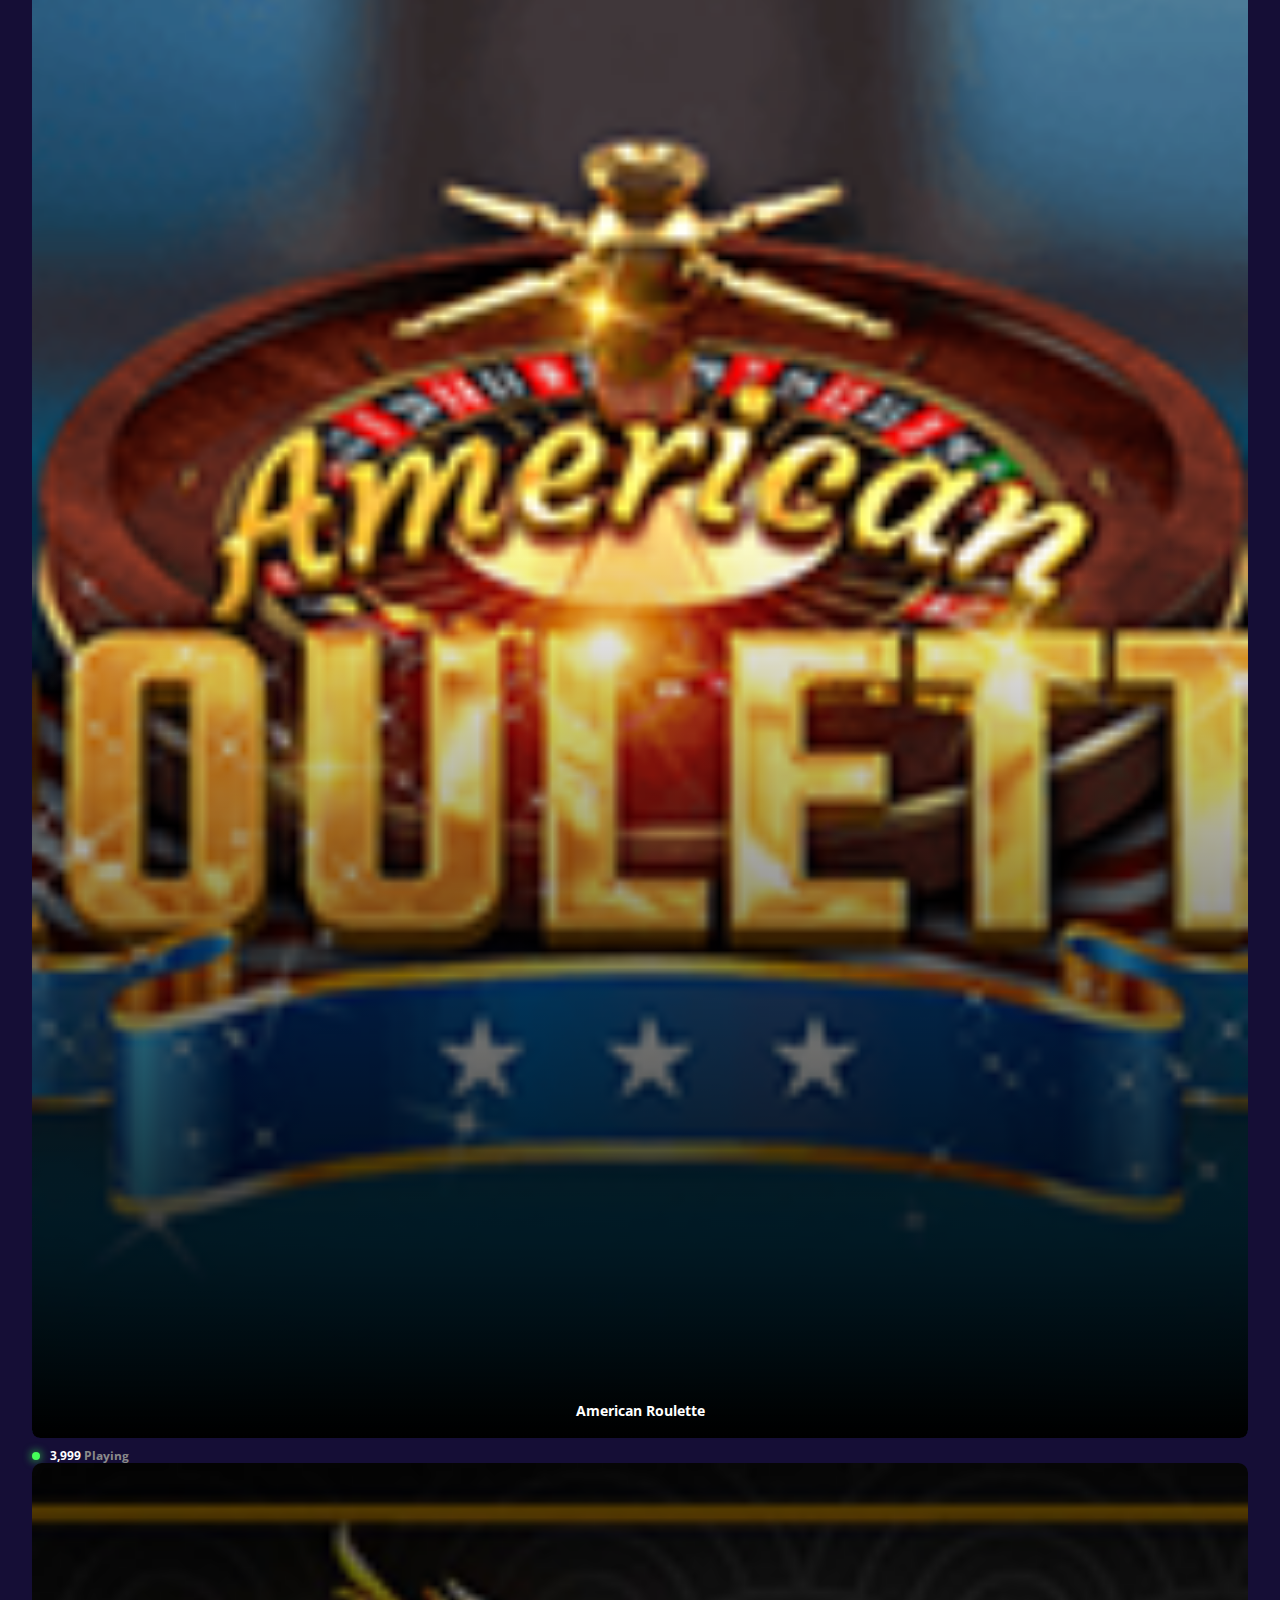
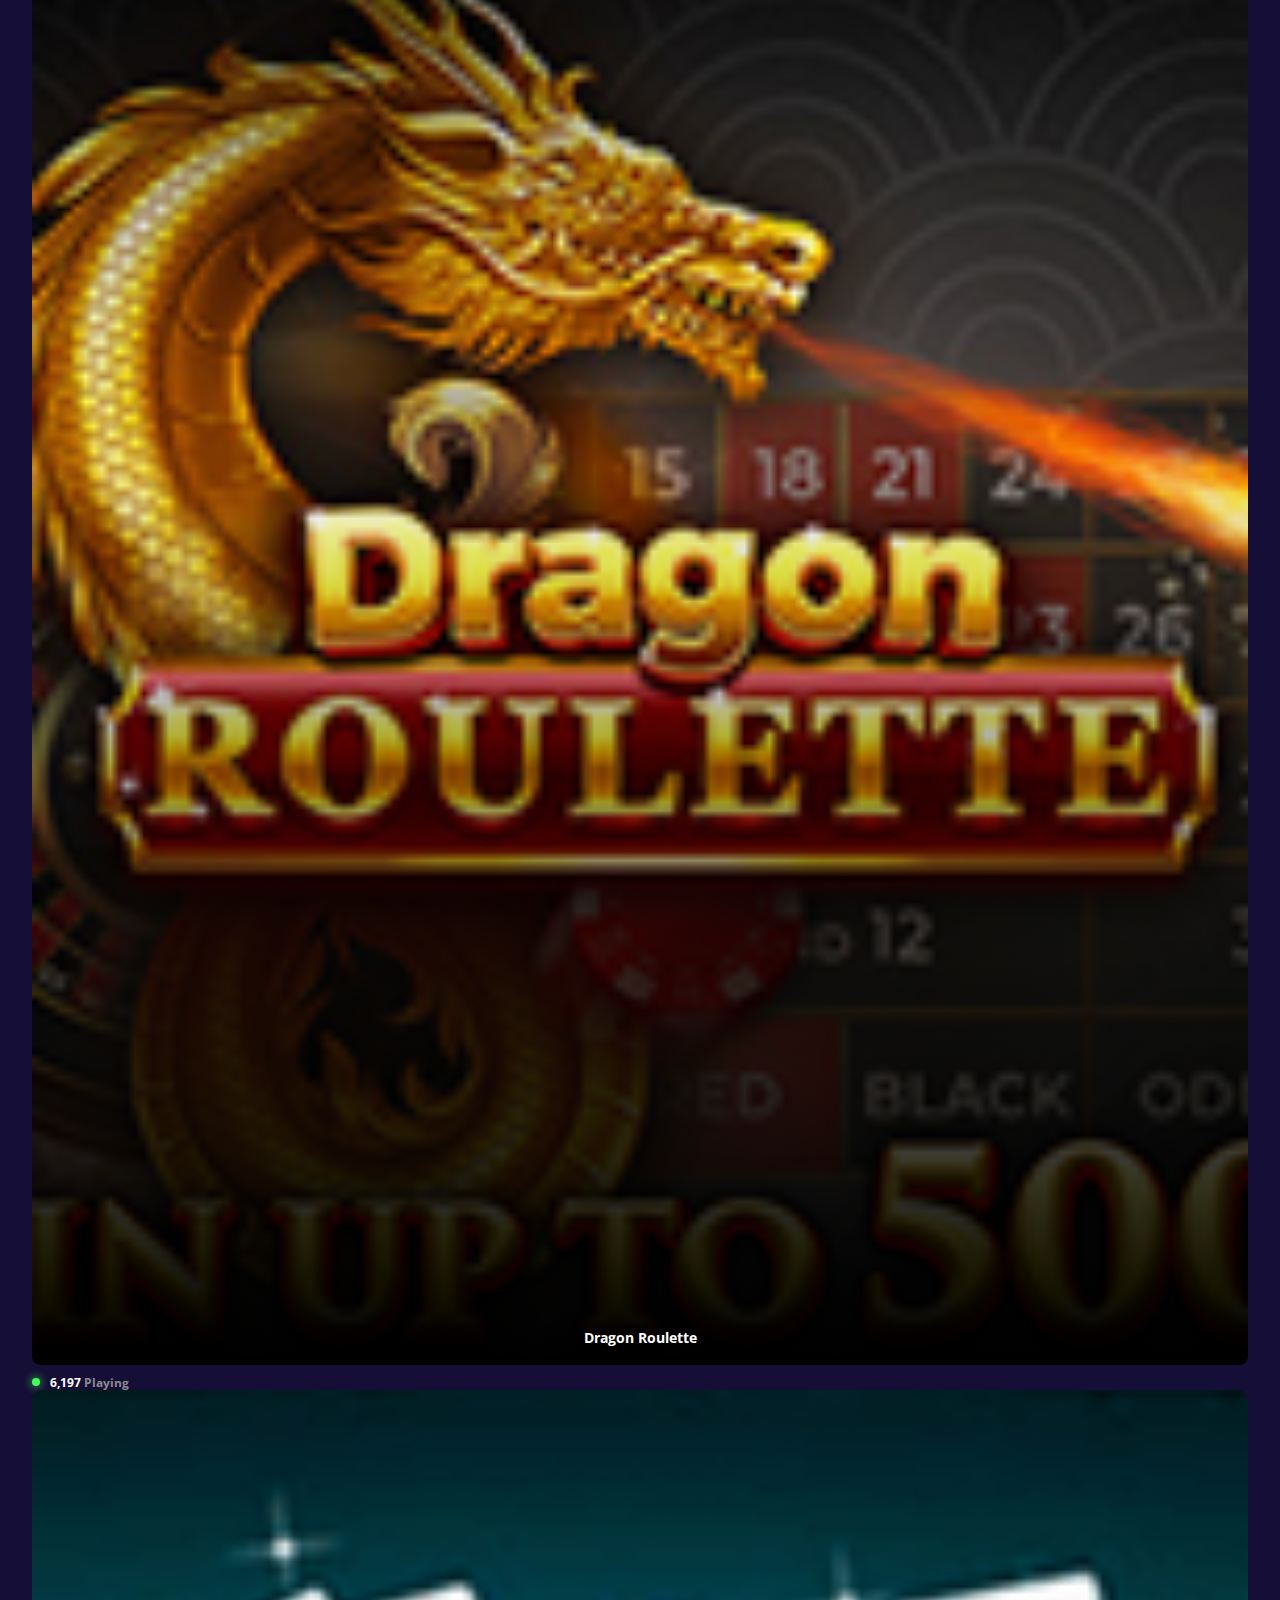
<file: casino-game.html>
<!DOCTYPE html>
<html lang="en">
  <head>
    <meta charset="UTF-8" />
    <meta name="viewport" content="width=device-width, initial-scale=1.0" />
    <title>Casino Games</title>
    <link rel="stylesheet" href="assets/css/style.css" />
    <link rel="stylesheet" href="assets/css/casino-game.css" />
    <link
      rel="stylesheet"
      href="https://cdnjs.cloudflare.com/ajax/libs/OwlCarousel2/2.3.4/assets/owl.carousel.min.css"
      integrity="sha512-tS3S5qG0BlhnQROyJXvNjeEM4UpMXHrQfTGmbQ1gKmelCxlSEBUaxhRBj/EFTzpbP4RVSrpEikbmdJobCvhE3g=="
      crossorigin="anonymous"
      referrerpolicy="no-referrer"
    />
    <link
      rel="stylesheet"
      href="https://cdnjs.cloudflare.com/ajax/libs/OwlCarousel2/2.3.4/assets/owl.theme.default.min.css"
      integrity="sha512-sMXtMNL1zRzolHYKEujM2AqCLUR9F2C4/05cdbxjjLSRvMQIciEPCQZo++nk7go3BtSuK9kfa/s+a4f4i5pLkw=="
      crossorigin="anonymous"
      referrerpolicy="no-referrer"
    />
  </head>
  <body>
    <header>
      <div class="container">
        <div class="main-header">
          <div class="logo-box">
            <button class="toggle-btn">&#9776;</button>
            <a href="index.html">
              <img src="assets/images/logo-img.png" alt="" />
            </a>
          </div>
          <div class="menu-box">
            <div class="close">
              <button class="close-btn">&times;</button>
            </div>
            <ul class="menu-items">
              <li><a href="casino-game.html">CASINO</a></li>
              <li><a href="#">PROMOTIONS</a></li>
              <li><a href="#">HELP</a></li>
              <li><a href="#">BANKING</a></li>
              <li><a href="#">CONTACT US</a></li>
            </ul>
          </div>
          <div class="header-right-box">
            <div class="game-block">
              <div class="dollar-box">
                <span class="game-name">Sport</span>
                <div class="dollar-box-inner">
                  <span class="dollar-item">$441.51 USD</span>
                </div>
              </div>
              <button class="btn btn--pri">DEPOSIT</button>
            </div>
            <div class="user-block">
              <div class="user-logo">
                <img src="assets/images/user-circle.png" alt="user-circle" />
              </div>
              <div class="user-names">
                <span class="user-name">ANDREW RANKIN</span>
              </div>
            </div>
            <div class="country-flag-op">
              <div class="flag-items">
                <img src="assets/images/flag.png" alt="flag-item" />
              </div>
            </div>
          </div>
        </div>
      </div>
    </header>
    <main>
      <section class="cs-game">
        <div class="container">
          <div class="main-cs-game">
            <h1 class="heading-one">CASINO GAMES</h1>
            <div class="more-game-page">
              <span class="slide-arrow">
                <img src="assets/images/slide-arrow.png" alt="" />
              </span>
              <button class="more-game">CASINO GAMES</button>
            </div>
          </div>
        </div>
      </section>
      <section class="game-container">
        <div class="container">
          <div class="main-game-container">
            <div class="input-block">
              <img
                class="search-icon"
                src="assets/images/search-icon.png"
                alt=""
              />
              <input type="text" placeholder="SEARCH YOUR GAME" />
            </div>

            <div class="tabs-page">
              <div class="tabs-block">
                <ul class="tabs">
                  <li>
                    <button class="tab active">
                      <img src="assets/images/cs-tab-1.png" alt="" />all games
                    </button>
                  </li>
                  <li>
                    <button class="tab">
                      <img src="assets/images/cs-tab-2.png" alt="" />slots
                    </button>
                  </li>
                  <li>
                    <button class="tab">
                      <img src="assets/images/cs-tab-3.png" alt="" />table games
                    </button>
                  </li>
                  <li>
                    <button class="tab">
                      <img src="assets/images/cs-tab-4.png" alt="" />live casino
                    </button>
                  </li>
                  <li>
                    <button class="tab">
                      <img src="assets/images/cs-tab-5.png" alt="" />scratch
                      cards
                    </button>
                  </li>
                  <li>
                    <button class="tab">
                      <img
                        src="assets/images/cs-tab-6.png"
                        alt=""
                      />leaderboards
                    </button>
                  </li>
                  <li>
                    <button class="tab">
                      <img src="assets/images/cs-tab-7.png" alt="" />video
                      pokers
                    </button>
                  </li>
                </ul>
              </div>
              <div class="tabs-page-wrapper">
                <div class="tab-items">
                  <div class="heading-box">
                    <div class="heading-left">
                      <img src="assets/images/slots-icon.png" alt="" />
                      <h3 class="heading-3">slots</h3>
                    </div>
                    <span>SEE ALL slots GAMES</span>
                  </div>
                  <div class="slide-cards owlCarousel">
                    <div class="slide-card">
                      <div class="card-image-box">
                        <div class="card-image-inner">
                          <img src="assets/images/slots-img-1.png" alt="" />
                          <p class="card-title">Sherlock Holmes</p>
                        </div>
                      </div>
                      <div class="play-count">
                        <p>3,999 <span>Playing</span></p>
                      </div>
                    </div>
                    <div class="slide-card">
                      <div class="card-image-box">
                        <div class="card-image-inner">
                          <img src="assets/images/slots-img-2.png" alt="" />
                          <p class="card-title">Prehistoric</p>
                        </div>
                      </div>
                      <div class="play-count">
                        <p>6,197 <span>Playing</span></p>
                      </div>
                    </div>
                    <div class="slide-card">
                      <div class="card-image-box">
                        <div class="card-image-inner">
                          <img src="assets/images/slots-img-3.png" alt="" />
                          <p class="card-title">Lost Treasure</p>
                        </div>
                      </div>
                      <div class="play-count">
                        <p>1,431 <span>Playing</span></p>
                      </div>
                    </div>
                    <div class="slide-card">
                      <div class="card-image-box">
                        <div class="card-image-inner">
                          <img src="assets/images/slots-img-4.png" alt="" />
                          <p class="card-title">Bank Robbery</p>
                        </div>
                      </div>
                      <div class="play-count">
                        <p>1,673 <span>Playing</span></p>
                      </div>
                    </div>
                    <div class="slide-card">
                      <div class="card-image-box">
                        <div class="card-image-inner">
                          <img src="assets/images/slots-img-5.png" alt="" />
                          <p class="card-title">Warriors of Sparta</p>
                        </div>
                      </div>
                      <div class="play-count">
                        <p>4,213 <span>Playing</span></p>
                      </div>
                    </div>
                    <div class="slide-card">
                      <div class="card-image-box">
                        <div class="card-image-inner">
                          <img src="assets/images/slots-img-6.png" alt="" />
                          <p class="card-title">
                            Horrible Aliens from Deep Space
                          </p>
                        </div>
                      </div>
                      <div class="play-count">
                        <p>1,754 <span>Playing</span></p>
                      </div>
                    </div>
                    <div class="slide-card">
                      <div class="card-image-box">
                        <div class="card-image-inner">
                          <img src="assets/images/slots-img-7.png" alt="" />
                          <p class="card-title">Darkness</p>
                        </div>
                      </div>
                      <div class="play-count">
                        <p>2,378 <span>Playing</span></p>
                      </div>
                    </div>
                    <div class="slide-card">
                      <div class="card-image-box">
                        <div class="card-image-inner">
                          <img src="assets/images/slots-img-8.png" alt="" />
                          <p class="card-title">Cleopatra's Fortune</p>
                        </div>
                      </div>
                      <div class="play-count">
                        <p>3,999 <span>Playing</span></p>
                      </div>
                    </div>
                  </div>
                </div>
                <div class="tab-items">
                  <div class="heading-box">
                    <div class="heading-left">
                      <img src="assets/images/dices-icon.png" alt="" />
                      <h3 class="heading-3">table games</h3>
                    </div>
                    <span>SEE ALL table GAMES</span>
                  </div>
                  <div class="slide-cards owlCarousel">
                    <div class="slide-card">
                      <div class="card-image-box">
                        <div class="card-image-inner">
                          <img src="assets/images/table-gi-1.png" alt="" />
                          <p class="card-title">American Roulette</p>
                        </div>
                      </div>
                      <div class="play-count">
                        <p>3,999 <span>Playing</span></p>
                      </div>
                    </div>
                    <div class="slide-card">
                      <div class="card-image-box">
                        <div class="card-image-inner">
                          <img src="assets/images/table-gi-2.png" alt="" />
                          <p class="card-title">Dragon Roulette</p>
                        </div>
                      </div>
                      <div class="play-count">
                        <p>6,197 <span>Playing</span></p>
                      </div>
                    </div>
                    <div class="slide-card">
                      <div class="card-image-box">
                        <div class="card-image-inner">
                          <img src="assets/images/table-gi-3.png" alt="" />
                          <p class="card-title">Blackjack</p>
                        </div>
                      </div>
                      <div class="play-count">
                        <p>1,431 <span>Playing</span></p>
                      </div>
                    </div>
                    <div class="slide-card">
                      <div class="card-image-box">
                        <div class="card-image-inner">
                          <img src="assets/images/table-gi-4.png" alt="" />
                          <p class="card-title">European Roulette</p>
                        </div>
                      </div>
                      <div class="play-count">
                        <p>1,673 <span>Playing</span></p>
                      </div>
                    </div>
                    <div class="slide-card">
                      <div class="card-image-box">
                        <div class="card-image-inner">
                          <img src="assets/images/table-gi-5.png" alt="" />
                          <p class="card-title">22 Blackjack Free Bet</p>
                        </div>
                      </div>
                      <div class="play-count">
                        <p>4,213 <span>Playing</span></p>
                      </div>
                    </div>
                    <div class="slide-card">
                      <div class="card-image-box">
                        <div class="card-image-inner">
                          <img src="assets/images/table-gi-6.png" alt="" />
                          <p class="card-title">Dragon Blackjack GM</p>
                        </div>
                      </div>
                      <div class="play-count">
                        <p>1,754 <span>Playing</span></p>
                      </div>
                    </div>
                    <div class="slide-card">
                      <div class="card-image-box">
                        <div class="card-image-inner">
                          <img src="assets/images/table-gi-7.png" alt="" />
                          <p class="card-title">Double Dragon Roulette</p>
                        </div>
                      </div>
                      <div class="play-count">
                        <p>2,378 <span>Playing</span></p>
                      </div>
                    </div>
                    <div class="slide-card">
                      <div class="card-image-box">
                        <div class="card-image-inner">
                          <img src="assets/images/table-gi-8.png" alt="" />
                          <p class="card-title">European Roulette Deluxe</p>
                        </div>
                      </div>
                      <div class="play-count">
                        <p>3,999 <span>Playing</span></p>
                      </div>
                    </div>
                  </div>
                </div>
                <div class="tab-items">
                  <div class="heading-box">
                    <div class="heading-left">
                      <img src="assets/images/casino-live.png" alt="" />
                      <h3 class="heading-3">live casino</h3>
                    </div>
                    <span>SEE ALL live casino GAMES</span>
                  </div>
                  <div class="slide-cards owlCarousel">
                    <div class="slide-card">
                      <div class="card-image-box">
                        <div class="card-image-inner">
                          <img src="assets/images/live-ci-1.png" alt="" />
                          <p class="card-title">Lightning Baccarat</p>
                        </div>
                      </div>
                      <div class="play-count">
                        <p>3,999 <span>Playing</span></p>
                      </div>
                    </div>
                    <div class="slide-card">
                      <div class="card-image-box">
                        <div class="card-image-inner">
                          <img src="assets/images/live-ci-2.png" alt="" />
                          <p class="card-title">Video Poker</p>
                        </div>
                      </div>
                      <div class="play-count">
                        <p>6,197 <span>Playing</span></p>
                      </div>
                    </div>
                    <div class="slide-card">
                      <div class="card-image-box">
                        <div class="card-image-inner">
                          <img src="assets/images/live-ci-3.png" alt="" />
                          <p class="card-title">Fan Tan</p>
                        </div>
                      </div>
                      <div class="play-count">
                        <p>1,431 <span>Playing</span></p>
                      </div>
                    </div>
                    <div class="slide-card">
                      <div class="card-image-box">
                        <div class="card-image-inner">
                          <img src="assets/images/live-ci-4.png" alt="" />
                          <p class="card-title">Gold Vault Roulette</p>
                        </div>
                      </div>
                      <div class="play-count">
                        <p>1,673 <span>Playing</span></p>
                      </div>
                    </div>
                    <div class="slide-card">
                      <div class="card-image-box">
                        <div class="card-image-inner">
                          <img src="assets/images/live-ci-5.png" alt="" />
                          <p class="card-title">Super SCI BO</p>
                        </div>
                      </div>
                      <div class="play-count">
                        <p>4,213 <span>Playing</span></p>
                      </div>
                    </div>
                    <div class="slide-card">
                      <div class="card-image-box">
                        <div class="card-image-inner">
                          <img src="assets/images/live-ci-6.png" alt="" />
                          <p class="card-title">Peek Baccarat</p>
                        </div>
                      </div>
                      <div class="play-count">
                        <p>1,754 <span>Playing</span></p>
                      </div>
                    </div>
                    <div class="slide-card">
                      <div class="card-image-box">
                        <div class="card-image-inner">
                          <img src="assets/images/live-ci-7.png" alt="" />
                          <p class="card-title">Lightning Dice</p>
                        </div>
                      </div>
                      <div class="play-count">
                        <p>2,378 <span>Playing</span></p>
                      </div>
                    </div>
                    <div class="slide-card">
                      <div class="card-image-box">
                        <div class="card-image-inner">
                          <img src="assets/images/live-ci-8.png" alt="" />
                          <p class="card-title">Poker</p>
                        </div>
                      </div>
                      <div class="play-count">
                        <p>3,999 <span>Playing</span></p>
                      </div>
                    </div>
                  </div>
                </div>
                <div class="tab-items">
                  <div class="heading-box">
                    <div class="heading-left">
                      <img src="assets/images/scratch-icon.png" alt="" />
                      <h3 class="heading-3">scratch cards</h3>
                    </div>
                    <span>SEE ALL scratch card GAMES</span>
                  </div>
                  <div class="slide-cards owlCarousel">
                    <div class="slide-card">
                      <div class="card-image-box">
                        <div class="card-image-inner">
                          <img src="assets/images/scratch-gi-1.png" alt="" />
                          <p class="card-title">Aztec Warriors</p>
                        </div>
                      </div>
                      <div class="play-count">
                        <p>3,999 <span>Playing</span></p>
                      </div>
                    </div>
                    <div class="slide-card">
                      <div class="card-image-box">
                        <div class="card-image-inner">
                          <img src="assets/images/scratch-gi-2.png" alt="" />
                          <p class="card-title">Leprechaun Frenzy</p>
                        </div>
                      </div>
                      <div class="play-count">
                        <p>6,197 <span>Playing</span></p>
                      </div>
                    </div>
                    <div class="slide-card">
                      <div class="card-image-box">
                        <div class="card-image-inner">
                          <img src="assets/images/scratch-gi-3.png" alt="" />
                          <p class="card-title">Play with Cleo Scratch Crd</p>
                        </div>
                      </div>
                      <div class="play-count">
                        <p>1,431 <span>Playing</span></p>
                      </div>
                    </div>
                    <div class="slide-card">
                      <div class="card-image-box">
                        <div class="card-image-inner">
                          <img src="assets/images/scratch-gi-4.png" alt="" />
                          <p class="card-title">Rise of the Titans</p>
                        </div>
                      </div>
                      <div class="play-count">
                        <p>1,673 <span>Playing</span></p>
                      </div>
                    </div>
                    <div class="slide-card">
                      <div class="card-image-box">
                        <div class="card-image-inner">
                          <img src="assets/images/scratch-gi-5.png" alt="" />
                          <p class="card-title">Saiyan Warriors</p>
                        </div>
                      </div>
                      <div class="play-count">
                        <p>4,213 <span>Playing</span></p>
                      </div>
                    </div>
                    <div class="slide-card">
                      <div class="card-image-box">
                        <div class="card-image-inner">
                          <img src="assets/images/scratch-gi-6.png" alt="" />
                          <p class="card-title">Sea Treasures Scratch Cards</p>
                        </div>
                      </div>
                      <div class="play-count">
                        <p>1,754 <span>Playing</span></p>
                      </div>
                    </div>
                    <div class="slide-card">
                      <div class="card-image-box">
                        <div class="card-image-inner">
                          <img src="assets/images/scratch-gi-7.png" alt="" />
                          <p class="card-title">
                            Prosperous Bloom Scratch Card
                          </p>
                        </div>
                      </div>
                      <div class="play-count">
                        <p>2,378 <span>Playing</span></p>
                      </div>
                    </div>
                    <div class="slide-card">
                      <div class="card-image-box">
                        <div class="card-image-inner">
                          <img src="assets/images/scratch-gi-8.png" alt="" />
                          <p class="card-title">Demon Train Scratch Card</p>
                        </div>
                      </div>
                      <div class="play-count">
                        <p>3,999 <span>Playing</span></p>
                      </div>
                    </div>
                  </div>
                </div>
              </div>
            </div>
          </div>
        </div>
      </section>
      <section class="providers">
        <div class="container">
          <div class="main-providers">
            <h3 class="heading-3">Providers</h3>
            <div class="providers-wrapper">
              <div class="provider-list">
                <a href="#">
                  <img src="assets/images/list-1.png" alt="" />
                </a>
              </div>
              <div class="provider-list">
                <a href="#">
                  <img src="assets/images/list-2.png" alt="" />
                </a>
              </div>
              <div class="provider-list">
                <a href="#">
                  <img src="assets/images/list-3.png" alt="" />
                </a>
              </div>
              <div class="provider-list">
                <a href="#">
                  <img src="assets/images/list-4.png" alt="" />
                </a>
              </div>
            </div>
          </div>
        </div>
      </section>
      <section class="promotions">
        <div class="container">
          <div class="main-promotions">
            <h3 class="heading-3">Casino promotions</h3>
            <div class="promotions-cards owlCarousel">
              <div class="promotions-card">
                <div class="pro-img-box">
                  <img src="assets/images/pro-1.png" alt="" />
                  <div class="pro-img-text">
                    <h2>200</h2>
                    <p>Refer a Friend Bonus</p>
                  </div>
                </div>
                <div class="pro-card-content">
                  <div class="text">
                    <h4 class="heading-4">Bring Friends, Win More!</h4>
                    <p>
                      Refer your friends to Betadrian and earn a
                      <span>200%</span> bonus up to <span>$400</span> for each
                      friend who joins and deposits.
                    </p>
                    <h5 class="heading-5">Details</h5>
                  </div>
                  <div class="btn-block">
                    <button class="btn btn--sm">JOIN NOW</button>
                  </div>
                </div>
              </div>
              <div class="promotions-card">
                <div class="pro-img-box">
                  <img src="assets/images/pro-2.png" alt="" />
                  <div class="pro-img-text">
                    <h2>200</h2>
                    <p>+50 Free Spins Welcome Crypto Bonus</p>
                  </div>
                </div>
                <div class="pro-card-content">
                  <div class="text">
                    <h4 class="heading-4">Start Big with Crypto!</h4>
                    <p>
                      Make your first deposit with cryptocurrency and get a
                      <span>200%</span> bonus plus 50 free spins, up to
                      <span>$2,000.</span> Dive into the action
                    </p>
                    <h5 class="heading-5">Details</h5>
                  </div>
                  <div class="btn-block">
                    <button class="btn btn--sm">JOIN NOW</button>
                  </div>
                </div>
              </div>
              <div class="promotions-card">
                <div class="pro-img-box">
                  <img src="assets/images/pro-3.png" alt="" />
                  <div class="pro-img-text">
                    <h2>50</h2>
                    <p>Reload Sports Bonus</p>
                  </div>
                </div>
                <div class="pro-card-content">
                  <div class="text">
                    <h4 class="heading-4">Keep the Game Going!</h4>
                    <p>
                      Get a <span>50%</span> bonus on your sports betting
                      reloads. Stay in the game and boost your chances with
                      every deposit!
                    </p>
                    <h5 class="heading-5">Details</h5>
                  </div>
                  <div class="btn-block">
                    <button class="btn btn--sm">JOIN NOW</button>
                  </div>
                </div>
              </div>
            </div>
          </div>
        </div>
      </section>
      <section class="play-slots">
        <div class="container">
          <div class="main-slots">
            <h2 class="heading-one">Play Slots Online at Bet adrian</h2>
            <div class="slots-content">
              <p>
                BetOnline.ag enjoys the dual status of industry leader and
                cutting-edge innovator. We are one of the first online gaming
                platforms and have been serving our players with a myriad of
                casino, sports and poker betting options for over twenty five
                years. At the same time, BetOnline.ag is a technological
                pacesetter. Our sportsbook posts some of the earliest odds in
                the world. We pride ourselves on the strength of our platform
                security and the speed of financial transactions. The goal of
                BetOnline.ag is to combine ‘old school’ quality and service with
                revolutionary digital innovations like cryptocurrency—all to
                deliver a superior online gaming experience.
              </p>
              <p>
                No matter your interests, you’re sure to find plenty of action
                and excitement among our expansive array of gaming options.
                Sports betting is a passion at BetOnline.ag. Our players enjoy
                an unrivaled selection of sports from all over the world and an
                unmatched variety of bet types with plenty of in-game live
                betting. Casino players can select from a massive selection of
                slots titles along with video poker and table games.
              </p>
              <p>
                At the same time, BetOnline.ag is a technological pacesetter.
                Our sportsbook posts some of the earliest odds in the world. We
                pride ourselves on the strength of our platform security and the
                speed of financial transactions. The goal of BetOnline.ag is to
                combine ‘old school’ quality and service with revolutionary
                digital innovations like cryptocurrency—all to deliver a
                superior online gaming experience.
              </p>
              <p>
                No matter your interests, you’re sure to find plenty of action
                and excitement among our expansive array of gaming options.
                Sports betting is a passion at BetOnline.ag. Our players enjoy
                an unrivaled selection of sports from all over the world and an
                unmatched variety of bet types with plenty of in-game live
                betting. Casino players can select from a massive selection of
                slots titles along with video poker and table games. The
                BetOnline.ag poker platform is one of the most popular in the
                world, plus you can enjoy horse racing, esports, political odds,
                entertainment bets, football betting, basketball and more. The
                broad-spectrum of gaming options at BetOnline.ag is almost
                unbelievable and must be experienced!
              </p>
              <p>
                No matter your interests, you’re sure to find plenty of action
                and excitement among our expansive array of gaming options.
                Sports betting is a passion at BetOnline.ag. Our players enjoy
                an unrivaled selection of sports from all over the world and an
                unmatched variety of bet types with plenty of in-game live
                betting. Casino players can select from a massive selection of
                slots titles along with video poker and table games. The
                BetOnline.ag poker platform is one of the most popular in the
                world, plus you can enjoy horse racing, esports, political odds,
                entertainment bets, football betting, basketball and more. The
                broad-spectrum of gaming options at BetOnline.ag is almost
                unbelievable and must be experienced!
              </p>
              <p>
                No matter your interests, you’re sure to find plenty of action
                and excitement among our expansive array of gaming options.
                Sports betting is a passion at BetOnline.ag. Our players enjoy
                an unrivaled selection of sports from all over the world and an
                unmatched variety of bet types with plenty of in-game live
                betting. Casino players can select from a massive selection of
                slots titles along with video poker and table games. The
                BetOnline.ag poker platform is one of the most popular in the
                world, plus you can enjoy horse racing, esports, political odds,
                entertainment bets, football betting, basketball and more. The
                broad-spectrum of gaming options at BetOnline.ag is almost
                unbelievable and must be experienced!
              </p>
              <p>
                No matter your interests, you’re sure to find plenty of action
                and excitement among our expansive array of gaming options.
                Sports betting is a passion at BetOnline.ag. Our players enjoy
                an unrivaled selection of sports from all over the world and an
                unmatched variety of bet types with plenty of in-game live
                betting. Casino players can select from a massive selection of
                slots titles along with video poker and table games. The
                BetOnline.ag poker platform is one of the most popular in the
                world, plus you can enjoy horse racing, esports, political odds,
                entertainment bets, football betting, basketball and more. The
                broad-spectrum of gaming options at BetOnline.ag is almost
                unbelievable and must be experienced!
              </p>
              <p>
                No matter your interests, you’re sure to find plenty of action
                and excitement among our expansive array of gaming options.
                Sports betting is a passion at BetOnline.ag. Our players enjoy
                an unrivaled selection of sports from all over the world and an
                unmatched variety of bet types with plenty of in-game live
                betting. Casino players can select from a massive selection of
                slots titles along with video poker and table games. The
                BetOnline.ag poker platform is one of the most popular in the
                world, plus you can enjoy horse racing, esports, political odds,
                entertainment bets, football betting, basketball and more. The
                broad-spectrum of gaming options at BetOnline.ag is almost
                unbelievable and must be experienced!
              </p>
              <p>
                No matter your interests, you’re sure to find plenty of action
                and excitement among our expansive array of gaming options.
                Sports betting is a passion at BetOnline.ag. Our players enjoy
                an unrivaled selection of sports from all over the world and an
                unmatched variety of bet types with plenty of in-game live
                betting. Casino players can select from a massive selection of
                slots titles along with video poker and table games. The
                BetOnline.ag poker platform is one of the most popular in the
                world, plus you can enjoy horse racing, esports, political odds,
                entertainment bets, football betting, basketball and more. The
                broad-spectrum of gaming options at BetOnline.ag is almost
                unbelievable and must be experienced!
              </p>
              <p>
                No matter your interests, you’re sure to find plenty of action
                and excitement among our expansive array of gaming options.
                Sports betting is a passion at BetOnline.ag. Our players enjoy
                an unrivaled selection of sports from all over the world and an
                unmatched variety of bet types with plenty of in-game live
                betting. Casino players can select from a massive selection of
                slots titles along with video poker and table games. The
                BetOnline.ag poker platform is one of the most popular in the
                world, plus you can enjoy horse racing, esports, political odds,
                entertainment bets, football betting, basketball and more. The
                broad-spectrum of gaming options at BetOnline.ag is almost
                unbelievable and must be experienced!
              </p>
            </div>
            <div class="btn-block" id="btn-wrapper">
              <button class="show-text" id="more">more info</button>
            </div>
          </div>
        </div>
      </section>
    </main>
    <footer>
      <div class="footer-section">
        <div class="container">
          <div class="main-footer">
            <div class="footer-menu-block">
              <div class="footer-menu-row">
                <div class="menu-col">
                  <h4 class="menu-heading">INFORMATION</h4>
                  <div class="menu-links-box">
                    <div class="menu-links-wrapper">
                      <ul class="menu-links">
                        <li><a class="menu-link" href="#">About Us</a></li>
                        <li><a class="menu-link" href="#">Support</a></li>
                        <li><a class="menu-link" href="#">How to Bet</a></li>
                        <li><a class="menu-link" href="#">Betting Rules</a></li>
                        <li><a class="menu-link" href="#">FAQ</a></li>
                        <li><a class="menu-link" href="#">Reviews</a></li>
                      </ul>
                      <ul class="menu-links">
                        <li><a class="menu-link" href="#">Contact Us</a></li>
                        <li><a class="menu-link" href="#">Blogs</a></li>
                        <li>
                          <a class="menu-link" href="#">Restricted Countries</a>
                        </li>
                      </ul>
                    </div>
                  </div>
                </div>
                <div class="menu-col">
                  <h4 class="menu-heading">CASINO</h4>
                  <div class="menu-links-box">
                    <ul class="menu-links">
                      <li><a class="menu-link" href="#">Slots</a></li>
                      <li><a class="menu-link" href="#">Table Games</a></li>
                      <li><a class="menu-link" href="#">Scratch Cards</a></li>
                    </ul>
                  </div>
                </div>
                <div class="menu-col">
                  <h4 class="menu-heading">SERVICES</h4>
                  <div class="menu-links-box">
                    <ul class="menu-links">
                      <li><a class="menu-link" href="#">Bonus Offers</a></li>
                      <li>
                        <a class="menu-link" href="#">Terms & Conditions</a>
                      </li>
                      <li>
                        <a class="menu-link" href="#"
                          >Bonus Terms & Conditions</a
                        >
                      </li>
                      <li>
                        <a class="menu-link" href="#">Responsible Gaming</a>
                      </li>
                      <li><a class="menu-link" href="#">Affiliates</a></li>
                      <li><a class="menu-link" href="#">Employment</a></li>
                    </ul>
                  </div>
                </div>
                <div class="menu-col">
                  <h4 class="menu-heading">COMPLIANCE</h4>
                  <div class="menu-links-box">
                    <div class="menu-links-wrapper">
                      <ul class="menu-links">
                        <li>
                          <a class="menu-link" href="#">Terms of Service</a>
                        </li>
                        <li>
                          <a class="menu-link" href="#">Privacy Policy</a>
                        </li>
                        <li>
                          <a class="menu-link" href="#">Responsible Gaming</a>
                        </li>
                        <li>
                          <a class="menu-link" href="#">Self Exclusion</a>
                        </li>
                        <li>
                          <a class="menu-link" href="#">Dispute Resolution</a>
                        </li>
                        <li><a class="menu-link" href="#">AML</a></li>
                      </ul>
                      <ul class="menu-links">
                        <li><a class="menu-link" href="#">KYC Policies</a></li>
                        <li>
                          <a class="menu-link" href="#">Privacy & Management</a>
                        </li>
                        <li>
                          <a class="menu-link" href="#"
                            >Account, Pay-outs and Bonuses</a
                          >
                        </li>
                        <li>
                          <a class="menu-link" href="#"
                            >Fairness & RNG Testing Methods</a
                          >
                        </li>
                      </ul>
                    </div>
                  </div>
                </div>
              </div>
              <div class="btn-block">
                <button class="btn btn--sm">
                  <img src="assets/images/help-btn-img1.png" alt="" />NEED HELP
                </button>
              </div>
            </div>
            <div class="footer-terms">
              <div class="term-title">
                <p>
                  Attention! Gambling can be addictive and is not suitable for
                  solving financial problems. Remember that you always risk
                  losing the money you bet, so do not spend more than you can
                  afford to lose. If you think you may have a problem,
                  <a href="#">click here.</a> Please read
                  <a href="">terms and conditions</a> and
                  <a href="#">bet responsibly</a> .
                </p>
              </div>
              <div class="term-content-werapper">
                <a href="#"
                  ><img src="assets/images/validate 1.png" alt=""
                /></a>
                <p class="term-content">
                  "Bet Adrian" is a registered trademark. Bet Adrian is offering
                  independent sports book services and is not affiliated with
                  sports teams, event organisers or players displayed in its
                  websites. Betadrian.lv is owned and operated by Invite Systems
                  B.V., a company registered and established under the laws of
                  Curacao. Invite Systems B.V. is licensed and regulated by
                  Curacao eGaming (license No. 1668/JAZ). Invite Systems B.V.’s
                  registration number is 148354 and its registered address is
                  Johan Van Walbeeckplein 24 Willemstad, Curaçao. ABC Invite
                  System Ltd. is a subsidiary of Invite Systems B.V., acting as
                  an Agent on behalf of Invite Systems B.V., registered in
                  Cyprus with registered address Voukourestiou 25 Neptune House,
                  Floor 1, Office 1, 3045, Limassol, Cyprus, and registration
                  number HE393000. Invite Systems B.V. is officially registered
                  by the Government of Curaçao as an Information Provider
                  legally authorized to conduct online gaming operations from
                  Curaçao. Remote gaming licensing and supervision is provided
                  by Curacao eGaming.
                </p>
              </div>
            </div>
          </div>
        </div>
      </div>
      <div class="mini-footer">
        <div class="container">
          <div class="main-mini-footer">
            <div class="mini-footer-content">
              <div class="social-m-block">
                <div class="left-side">
                  <ul class="social-m-items">
                    <li>
                      <a href="#"
                        ><img
                          class="social-m-link"
                          src="assets/images/instagram.png"
                          alt=""
                      /></a>
                    </li>
                    <li>
                      <a href="#"
                        ><img
                          class="social-m-link"
                          src="assets/images/facebook.png"
                          alt=""
                      /></a>
                    </li>
                    <li>
                      <a href="#"
                        ><img
                          class="social-m-link"
                          src="assets/images/youtube.png"
                          alt=""
                      /></a>
                    </li>
                    <li>
                      <a href="#"
                        ><img
                          class="social-m-link"
                          src="assets/images/x-social-media-black-icon 1.png"
                          alt=""
                      /></a>
                    </li>
                  </ul>
                  <div class="mini-footer-text">
                    <p>
                      Copyright 2024 <a href="#">BetAdrian.lv.</a> All Rights
                      Reserved.
                    </p>
                  </div>
                </div>
                <div class="right-side">
                  <ul class="social-m-items">
                    <li>
                      <a href="#"
                        ><img
                          class="social-m-link"
                          src="assets/images/bitcoin.png"
                          alt=""
                      /></a>
                    </li>
                    <li>
                      <a href="#"
                        ><img
                          class="social-m-link"
                          src="assets/images/litecoin.png"
                          alt=""
                      /></a>
                    </li>
                    <li>
                      <a href="#"
                        ><img
                          class="social-m-link"
                          src="assets/images/visa-success 1.png"
                          alt=""
                      /></a>
                    </li>
                    <li>
                      <a href="#"
                        ><img
                          class="social-m-link"
                          src="assets/images/logo3 1.png"
                          alt=""
                      /></a>
                    </li>
                    <li>
                      <a href="#"
                        ><img
                          class="social-m-link"
                          src="assets/images/sell 1.png"
                          alt=""
                      /></a>
                    </li>
                    <li>
                      <a href="#"
                        ><img
                          class="social-m-link"
                          src="assets/images/ewallet 1.png"
                          alt=""
                      /></a>
                    </li>
                    <li>
                      <a href="#"
                        ><img
                          class="social-m-link"
                          src="assets/images/eighteen_plus 1.png"
                          alt=""
                      /></a>
                    </li>
                    <li>
                      <a href="#"
                        ><img
                          class="social-m-link"
                          src="assets/images/responsible.png"
                          alt=""
                      /></a>
                    </li>
                    <li>
                      <a href="#"
                        ><img
                          class="social-m-link"
                          src="assets/images/secure-1 1.png"
                          alt=""
                      /></a>
                    </li>
                  </ul>
                </div>
              </div>
            </div>
          </div>
        </div>
      </div>
    </footer>
    <script
      src="https://cdnjs.cloudflare.com/ajax/libs/jquery/3.7.1/jquery.min.js"
      integrity="sha512-v2CJ7UaYy4JwqLDIrZUI/4hqeoQieOmAZNXBeQyjo21dadnwR+8ZaIJVT8EE2iyI61OV8e6M8PP2/4hpQINQ/g=="
      crossorigin="anonymous"
      referrerpolicy="no-referrer"
    ></script>
    <script
      src="https://cdnjs.cloudflare.com/ajax/libs/OwlCarousel2/2.3.4/owl.carousel.min.js"
      integrity="sha512-bPs7Ae6pVvhOSiIcyUClR7/q2OAsRiovw4vAkX+zJbw3ShAeeqezq50RIIcIURq7Oa20rW2n2q+fyXBNcU9lrw=="
      crossorigin="anonymous"
      referrerpolicy="no-referrer"
    ></script>
    <script src="script.js"></script>
  </body>
</html>
</file>
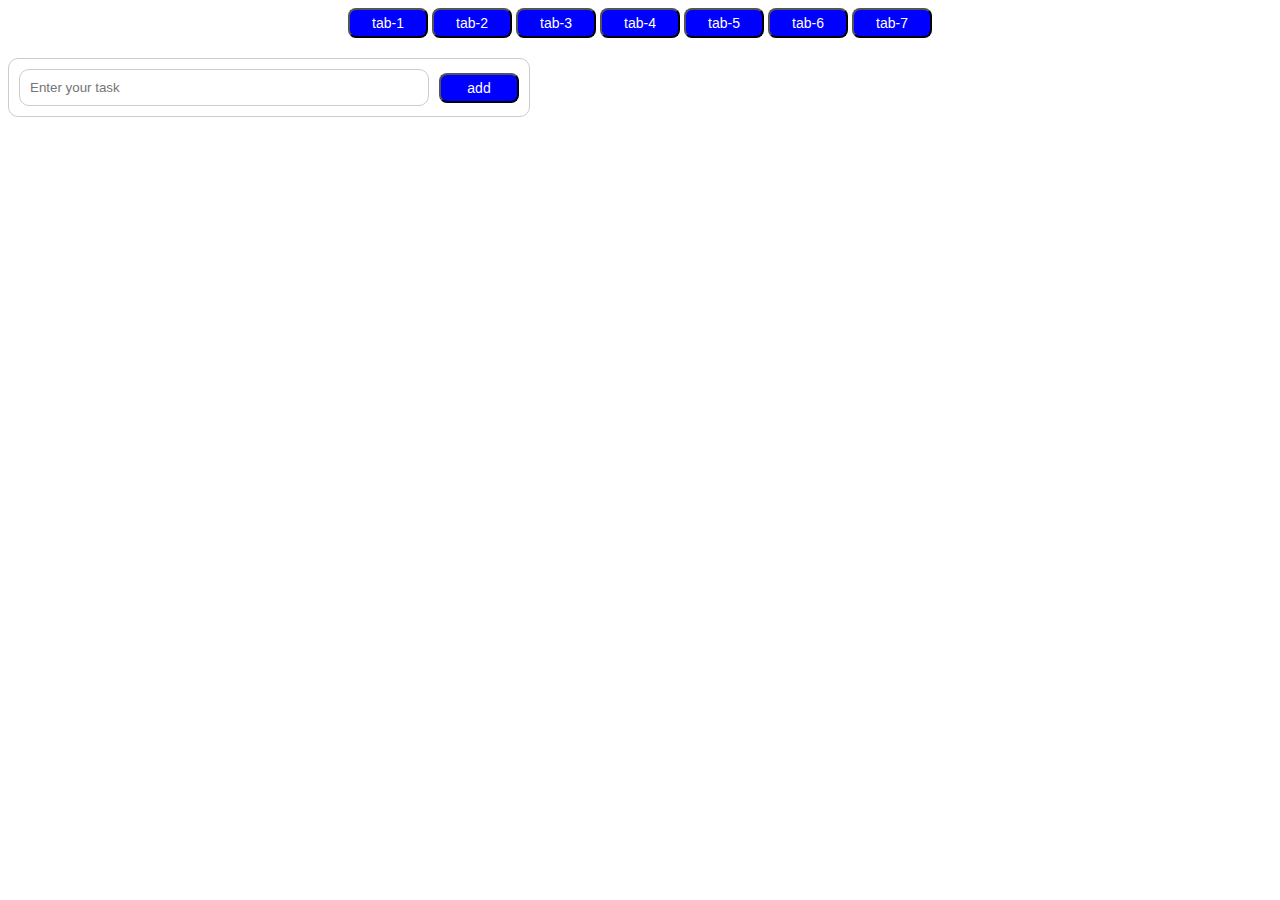
<file: tab.html>
<!DOCTYPE html>
<html lang="en">
  <head>
    <meta charset="UTF-8" />
    <meta name="viewport" content="width=device-width, initial-scale=1.0" />
    <title>Document</title>
    <style>
      .tab-container {
        display: flex;
        justify-content: center;
        flex-direction: column;
        align-items: center;
        gap: 20px;
        
      }
      .box {
        display: flex;
        flex-direction: column;
        gap: 10px;
        max-width: 500px;
        width: 100%;
        border: 1px solid #ccc;
        padding: 10px;
        border-radius: 10px;
      }
      input {
        width: 100%;
        padding: 10px;
        border-radius: 10px;
        border: 1px solid #ccc;
      }
      button {
        padding: 5px 10px;
        font-size: 14px;
        color: #fff;
        border-radius: 8px;
        background-color: blue;
        cursor: pointer;
        min-width: 80px;
      }
      .input-box,
      .output-box {
        display: flex;
        justify-content: space-between;
        align-items: center;
        gap: 10px;
      }
    </style>
  </head>
  <body>
    <div class="container">
      <div class="tab-container">
        <div class="tab-block">
          <button class="tab">tab-1</button>
          <button class="tab">tab-2</button>
          <button class="tab">tab-3</button>
          <button class="tab">tab-4</button>
          <button class="tab">tab-5</button>
          <button class="tab">tab-6</button>
          <button class="tab">tab-7</button>
        </div>
        <div class="tab-content">
          <p class="para">
            TAB=01 Lorem ipsum dolor sit amet consectetur adipisicing elit.
            Quas, odio!
          </p>
          <p class="para">
            TAB=02 Lorem ipsum dolor sit amet consectetur adipisicing elit.
            Quas, odio!
          </p>
          <p class="para">
            TAB=03 Lorem ipsum dolor sit amet consectetur adipisicing elit.
            Quas, odio!
          </p>
          <p class="para">
            TAB=04 Lorem ipsum dolor sit amet consectetur adipisicing elit.
            Quas, odio!
          </p>
          <p class="para">
            TAB=05 Lorem ipsum dolor sit amet consectetur adipisicing elit.
            Quas, odio!
          </p>
          <p class="para">
            TAB=06 Lorem ipsum dolor sit amet consectetur adipisicing elit.
            Quas, odio!
          </p>
          <p class="para">
            TAB=07 Lorem ipsum dolor sit amet consectetur adipisicing elit.
            Quas, odio!
          </p>
        </div>
      </div>
      <div class="box">
        <div class="input-box">
          <input type="text" id="input" placeholder="Enter your task" />
          <button id="add">add</button>
        </div>
      </div>
    </div>
    <script>
      let tabs = document.querySelectorAll(".tab");
      let text = document.querySelectorAll(".para");
      text.forEach((currP) => {
        currP.style.display = "none";
      });
      tabs.forEach((tab, index) => {
        tab.addEventListener("click", () => {
          text.forEach((curr) => {
            curr.style.display = " none";
          });
          text[index].style.display = "block";
        });
      });

      let inputVal = document.getElementById("input");
      let addBtn = document.getElementById("add");
      let mainBox = document.querySelector(".box");

      let EditCount = [];

      addBtn.addEventListener("click", () => {
        if (inputVal.value === "") return;

        let innerBox = document.createElement("div");
        innerBox.classList.add("output-box");
        let span = document.createElement("span");
        span.textContent = inputVal.value;
        let EditBtn = document.createElement("button");
        EditBtn.textContent = "Edit";
        let DetBtn = document.createElement("button");
        DetBtn.textContent = "Delete";

        mainBox.appendChild(innerBox);
        innerBox.appendChild(span);
        innerBox.appendChild(EditBtn);
        innerBox.appendChild(DetBtn);

        DetBtn.addEventListener('click' , () => {
          innerBox.remove();
        });
        EditBtn.addEventListener('click', () => {
          inputVal.value = span.textContent;
          addBtn.textContent = "Update"
        });
        inputVal.value = "";
      });
    </script>
  </body>
</html>
</file>
<file: assets/css/style.css>
@import url("https://fonts.googleapis.com/css2?family=Open+Sans:wght@300;400;500;600;700;800&family=Oswald:wght@200;300;400;500;600;700&display=swap");
* {
  margin: 0;
  padding: 0;
  box-sizing: border-box;
}
:root {
  --clr-pri: #150e36;
  --clr-pri2: #1a1144;
  --clr-sec: #f7c70b;
  --font-pri: "Open Sans", sans-serif;
  --font-sec: "Oswald", sans-serif;
}
body {
  font-family: var(--font-pri);
}
img {
  max-width: 100%;
}
a {
  text-decoration: none;
  color: #fff;
}
li {
  list-style-type: none;
}
button {
  border: none;
  background-color: transparent;
  cursor: pointer;
}
.container {
  max-width: 1440px;
  margin: 0 auto;
  width: 90%;
}
.btn {
  display: inline-flex;
  justify-content: center;
  align-items: center;
  gap: 10px;
  padding: 6px 13px;
  min-height: 30px;
  border-radius: 5px;
  font-weight: 700;
  font-size: 12px;
  cursor: pointer;
  text-decoration: none;
  border: 1px solid transparent;
  color: #fff;
  background-color: transparent;
  text-align: center;
  font-family: var(--font-pri);
  position: relative;
  overflow: hidden;
  /* transition: background-color 0.2s ease; */
  z-index: 1;
}
.btn::before {
  content: "";
  position: absolute;
  width: 100%;
  height: 100%;
  top: 0;
  left: 0;
  background-color: #e7b900;
  z-index: -1;
  transform: translateX(-100%);
  transition: transform 0.4s ease;
  border-radius: 5px;
}
.btn:hover::before {
  transform: translateX(0%);
}
.btn--pri {
  color: #150e36;
  background: #f6c70a;
  box-shadow: 0px 1.5px 1px #ad8900, inset 0px 4px 4px #ffefaf;
  position: relative;
  top: -1px;
  right: 3px;
}
.btn--sm {
  color: #000000;
  font-size: 10px;
  gap: 5px;
  background-color: #f6c70a;
}
footer .btn--sm{
  min-height: 25px;
}
.btn--sec {
  background: #f7c70b;
  border-radius: 7px;
  max-width: 400px;
  color: #1a1243;
  font-size: 18px;
  box-shadow: 0px 5px 0px #ad8900, inset 0px 3.27069px 4.08836px #ffefaf;
  margin-bottom: 5px;
}
.btn--sec2 {
  color: #1a1243;
  width: 100%;
  background-color: #f7c70b;
  box-shadow: 0px 3.5px 0px #ad8900, inset 0px 3.27069px 4.08836px #ffefaf;
  max-width: 165px;
}
.wc-2 .btn--sec2 {
  background-color: #44358e;
  color: #fff;
  box-shadow: 0px 3.5px 0px #150e36, inset 0px 3.27069px 4.08836px #907fe4;
}
.wc-2 .btn--sec2::before {
  background-color: #430995;
}
/* header */
header {
  background-color: var(--clr-pri);
  padding: 15px 0px 17px;
}
.main-header {
  display: flex;
  justify-content: space-between;
  align-items: center;
  gap: 20px;
}
.logo-box {
  display: flex;
  align-items: center;
  gap: 15px;
}
.toggle-btn {
  display: none;
}
.logo-box img {
  width: 100%;
  max-width: 199px;
  max-height: 39px;
}
.menu-items {
  display: flex;
  align-items: center;
  gap: 36px;
}
.menu-items li a {
  color: #ffffff;
  font-size: 14px;
  font-weight: 600;
  line-height: 1.3;
  transition: color 0.4s ease;
}
.menu-items li a:hover {
  color: var(--clr-sec);
}
.header-right-box {
  display: flex;
  align-items: center;
  gap: 23px;
}
.dollar-box {
  background-color: #251a57;
  border-top-left-radius: 5px;
  border-bottom-left-radius: 5px;
  display: flex;
  gap: 20px;
  align-items: center;
  padding: 7px 7px 8px 10px;
}
.game-name {
  color: #fff;
  font-size: 12px;
  font-weight: 400;
  line-height: 1.2;
}
.dollar-item {
  font-size: 12px;
  font-weight: 700;
  color: #fff;
  cursor: pointer;
}
.game-block {
  display: flex;
  align-items: center;
  line-height: 1.1;
}
.user-block {
  display: flex;
  align-items: center;
  gap: 6px;
  line-height: 1;
}
.user-name {
  color: var(--clr-sec);
  font-size: 12px;
  font-weight: 700;
  text-transform: uppercase;
  line-height: 1.2;
}
.user-names {
  position: relative;
  padding-right: 23px;
  cursor: pointer;
  line-height: 1;
  display: flex;
  align-items: center;
}

.user-names::after {
  content: "";
  position: absolute;
  right: 0;
  top: 32%;
  transform: translate(-50%, -50%) rotate(45deg);
  width: 7px;
  height: 7px;
  border-right: 2px solid #f7c70b;
  border-bottom: 2px solid #f7c70b;
}
.dollar-box-inner {
  position: relative;
  padding-right: 20px;
  cursor: pointer;
}
.dollar-box-inner::after {
  content: "";
  position: absolute;
  right: 0;
  top: 50%;
  transform: translate(-50%, -50%) rotate(45deg);
  width: 5px;
  height: 5px;
  border-right: 2px solid #fff;
  border-bottom: 2px solid #fff;
}
.country-flag-op {
  position: relative;
  padding-right: 20px;
  cursor: pointer;
}
.country-flag-op::after {
  content: "";
  position: absolute;
  right: 0;
  top: 50%;
  transform: translate(-50%, -50%) rotate(45deg);
  width: 5px;
  height: 5px;
  border-right: 2px solid #fff;
  border-bottom: 2px solid #fff;
}
/* hero section start */
.hero-section {
  position: relative;
  width: 100%;
  height: 100%;
  overflow: hidden;
  padding: 45px 0px;
}

.hero-section .hero-img {
  position: absolute;
  bottom: 0;
  left: 0;
  width: 100%;
  height: 100%;
  object-fit: cover;
  z-index: -1;
}
.hero-left-box {
  display: inline-flex;
  flex-direction: column;
}
.heading-one {
  font-size: 119px;
  color: var(--clr-sec);
  font-weight: 700;
  line-height: 1;
  display: inline-flex;
  align-items: center;
  gap: 5px;
  font-family: var(--font-sec);
}
.heading-one strong {
  display: flex;
  flex-direction: column;
  font-size: 46px;
  line-height: 1;
}
.heading-one strong span {
  font-size: 59px;
}
.billing-wrapper {
  display: flex;
  align-items: center;
  gap: 12px;
  flex-wrap: wrap;
}
.billing-wrapper li:last-child img {
  max-width: 70px;
}
.bonus-block {
  display: flex;
  flex-direction: column;
  gap: 15px;
  margin: 5px 0px 0px 10px;
  width: max-content;
}
.bonus-block h2 {
  font-family: var(--font-sec);
  font-weight: 400;
  font-size: 36px;
  letter-spacing: 13.5px;
  text-transform: uppercase;
  color: #fffefe;
  line-height: 1;
}
/* .hero-left-box .btn-block {
    margin: 0px 8px 15px;
} */
/* feature block */
.feature {
  background-color: var(--clr-pri);
  padding: 30px 0px;
}
.feature-item {
  display: flex;
  gap: 7px;
}
.feature-title {
  color: #fff;
  font-size: 22px;
  font-weight: 600;
  font-family: var(--font-sec);
  line-height: 1.1;
  text-transform: uppercase;
}
.feature-description {
  color: #fff;
  font-size: 13px;
  font-weight: 400;
  line-height: 1.2;
  margin-top: 4px;
}
.owl-carousel .owl-item .feature-icon img {
  width: unset;
  max-width: 60px;
}
/* casino */
.heading-box {
  display: flex;
  justify-content: space-between;
  gap: 20px;
  line-height: 1.2;
}
.heading-3 {
  color: #110b2d;
  font-size: 24px;
  font-weight: 400;
  text-transform: uppercase;
  font-family: var(--font-sec);
}
.main-welcome-section {
  display: flex;
  flex-direction: column;
  gap: 20px;
}
.welcome-section {
  padding: 38px 0px 15px;
  background: linear-gradient(to bottom, #f5e987, #f7c70b);
}
.heading-box span {
  color: #110b2d;
  font-size: 14px;
  text-transform: uppercase;
  font-weight: 400;
  font-family: var(--font-sec);
  position: relative;
  padding-right: 20px;
  line-height: 1;
  white-space: nowrap;
  height: max-content;
  cursor: pointer;
}

.heading-box span::after {
  content: "";
  position: absolute;
  right: 0;
  top: 7px;
  transform: translate(-50%, -50%) rotate(320deg);
  width: 7px;
  height: 7px;
  border-right: 2px solid currentColor;
  border-bottom: 2px solid currentColor;
  transition: 0.4s ease;
}
.heading-box span:hover::after {
  transform: translate(-50%, -50%) translateX(5px) rotate(320deg);
}
.welcome-card {
  background: linear-gradient(to right, #003fff, #291d61);
  border: 2px solid #291d61;
  display: flex;
  flex-direction: column;
  padding: 17px 0px 13px 27px;
  border-radius: 9px;
  width: 100%;
  position: relative;
}
.wc-2 {
  background: linear-gradient(to right, #fedc00, #c7403b);
  border: 2px solid #b68124;
}
.wc-2 .bonus-card-heading h3,
.wc-2 .bonus-card-normal-text p,
.wc-2 .bonus-card-content h4,
.wc-2 .requirements span {
  color: #000000;
}
.wc-2 .bonus-card-content h4:first-child {
  color: #44358e;
}
.wc-3 {
  background: linear-gradient(to right, #9900ff, #041047);
}
.bonus-card-heading h3 {
  color: #fff;
  font-size: 42px;
  font-weight: 400;
  line-height: 1;
  font-family: var(--font-sec);
  text-transform: uppercase;
}
.bonus-card-content h4 {
  font-size: 26px;
  color: #fff;
  font-weight: 700;
  font-family: var(--font-sec);
  line-height: 1.2;
}
.bonus-card-content h4:first-child {
  color: #f7c70b;
}
.bonus-card-normal-text {
  margin: 5px 0px 10px;
}
.bonus-card-normal-text p {
  color: #ffffff;
  font-size: 11px;
  font-weight: 400;
}
.bonus-card-btn {
  margin-bottom: 5px;
}
.bonus-img-box {
  display: flex;
  justify-content: center;
  align-items: center;
  position: absolute;
  top: 3px;
  right: -27px;
}
.bonus-img-box img {
  width: 100%;
  max-width: 245px;
}
.requirements {
  display: flex;
  align-items: center;
  gap: 3px;
  line-height: 1;
  margin-top: 10px;
}
.requirements span {
  color: #ffcb00;
  font-size: 8px;
  font-weight: 400;
  line-height: 1;
}
.card-items .requirements img {
  width: 6px !important;
  height: 5px;
  margin-top: 1px;
}
.casino-op {
  padding: 38px 0px 52px;
  background-color: #150e36;
}
.casino-op .heading-3 {
  color: #f7c70b;
}
.casino-op .heading-box span {
  color: #fff;
}
.main-casino-op {
  display: flex;
  flex-direction: column;
  gap: 24px;
}
.casino-cards {
  display: grid;
  grid-template-columns: repeat(4, 1fr);
  gap: 27px;
}
.casino-card img {
  border-radius: 20px;
  width: 100%;
  object-fit: cover;
  cursor: pointer;
  transition: all 0.4s ease;
}
.casino-card {
  position: relative;
  display: flex;
  justify-content: center;
  align-items: center;
  cursor: pointer;
}
.casino-card:hover img {
  transform: scale(1.06);
}
.heading-two {
  font-size: 36px;
  font-weight: 800;
  line-height: 1;
  text-transform: uppercase;
  color: #fff;
  text-shadow: 0 4px 10px rgba(0, 0, 0, 0.8);
  position: absolute;
  top: 50%;
  left: 0;
  right: 0;
  text-align: center;
  letter-spacing: -1.44px;
}
.slots {
  text-align: left;
  left: 30px;
}
/* online-sportsbook */
.online-sportsbook {
  padding: 32px 0px 52px 0px;
  background-color: #1a1144;
}
.online-sportsbook .heading-3 {
  font-size: 42px;
  color: #fff;
  font-weight: 600;
}
.online-sportsbook .heading-box span {
  color: #f7c70b;
}
.online-sportsbook .heading-box span::after {
  transform: rotate(225deg);
  top: 5px;
}
.online-sportsbook .heading-box {
  border-bottom: 1px solid #f7c70b;
  padding-bottom: 10px;
}
.main-online-sportsbook {
  display: flex;
  flex-direction: column;
  gap: 36px;
}
.tabs {
  display: flex;
  gap: 80px;
  align-items: center;
  overflow-x: auto;
}
.tab {
  color: #fff;
  font-size: 16px;
  font-weight: 600;
  text-transform: uppercase;
  cursor: pointer;
  white-space: nowrap;
  transition: color 0.4s ease;
}
.online-tabs-block {
  display: flex;
  flex-direction: column;
  gap: 39px;
  max-width: 1261px;
  margin-left: 15px;
}
.tab-content {
  display: none;
}
.tab-content.active {
  display: block;
}
.tab.active {
  color: #f7c70b;
}
.tab:hover {
  color: var(--clr-sec);
}
.tab-content p {
  color: #fff;
  font-size: 12px;
  font-weight: 400;
  line-height: 1.6;
}
.tab-content p + p {
  margin-top: 20px;
}
/* events-intro */
.events-intro {
  background-color: #f7c70b;
  padding: 55px 0px 45px;
}
.events-title p {
  color: #110b2d;
  font-size: 12px;
  font-weight: 700;
  text-align: center;
  line-height: 1.2;
}
.events-content {
  margin-top: 20px;
}
.events-content p {
  color: #110b2d;
  font-size: 12px;
  text-align: center;
  font-weight: 400;
  line-height: 1.6;
}
.events-content p span {
  font-weight: 700;
}
/* footer */
.footer-section {
  background-color: #1a1144;
  padding: 74px 0px 43px;
}
.menu-heading {
  color: #f7c70b;
  font-size: 16px;
  font-family: var(--font-sec);
  font-weight: 400;
  margin-bottom: 10px;
}
.menu-links-wrapper {
  display: grid;
  grid-template-columns: repeat(2, 1fr);
  gap: 15px;
}
.menu-link {
  color: #fff;
  font-size: 12px;
  font-weight: 400;
  line-height: 1;
  transition: color 0.4s ease;
}
.menu-link:hover {
  color: var(--clr-sec);
}
ul.menu-links li + li {
  margin-top: 8px;
}
.footer-menu-block {
  display: flex;
  flex-direction: column;
  gap: 20px;
  padding-bottom: 22px;
  border-bottom: 1px solid #f7c70b;
}
.footer-menu-row {
  display: grid;
  grid-template-columns: 2fr 1fr 1fr 2fr;
  gap: 15px;
}
.term-title p {
  max-width: 1013px;
  color: #fff;
  font-size: 12px;
  font-weight: 700;
  text-align: center;
}
.term-title p a {
  color: #f7c70b;
}
.term-content {
  color: #fff;
  font-size: 12px;
  font-weight: 400;
  font-style: italic;
  line-height: 1.7;
}
.term-content-werapper {
  display: flex;
  align-items: center;
  gap: 26px;
  max-width: 1210px;
}
.term-content-werapper a {
  display: flex;
  justify-content: center;
  align-items: center;
}
.term-content-werapper img {
  flex: 0 0 120px;
}
.footer-terms {
  padding-top: 25px;
  display: flex;
  flex-direction: column;
  align-items: center;
  gap: 19px;
}
.mini-footer {
  background-color: #150e36;
  padding: 29px 0px 25px;
}
.social-m-items {
  display: flex;
  align-items: center;
  gap: 15px;
  flex-wrap: wrap;
}
.social-m-block {
  display: flex;
  justify-content: space-between;
  gap: 15px;
}
.mini-footer-text p {
  color: #fff;
  font-size: 12px;
  font-weight: 400;
  text-transform: uppercase;
  line-height: 1.2;
  margin-top: 10px;
}
.mini-footer-text p a {
  color: #f7c70b;
}
.close-btn {
  font-size: 35px;
  color: #fff;
  padding: 0px 10px;
}
.close {
  display: none;
}
.owl-nav {
  display: none;
}
.welcome-section .owl-carousel .owl-stage-outer {
  margin-right: -13px;
  padding-bottom: 30px;
}
.online-tabs-block.active {
  display: none;
}
span#read-more.active::after {
  transform: rotate(45deg);
}
.menu-links li {
  line-height: 1;
}
.owl-carousel .owl-stage-outer {
  padding-bottom: 4px;
}
.owl-dots .owl-dot span {
  width: 10px;
  height: 10px;
  background: rgba(255, 255, 0, 0.4);
  border-radius: 50%;
  display: block;
  margin: 3px;
}
.owl-dots .owl-dot.active span {
  background: rgba(255, 255, 0, 1) !important;
}
.welcome-section .owl-dots .owl-dot span {
  background: rgba(21, 14, 54, 0.5) !important ;
}
.welcome-section .owl-dots .owl-dot.active span {
  background: rgba(21, 14, 54, 1) !important;
}
.owl-dots {
  text-align: center;
  margin-top: 20px;
  display: none;
}
.card-items {
  z-index: 99;
}
@media screen and (max-width: 1400px) {
  .container {
    width: 95%;
  }
  .menu-items li a {
    font-size: 13px;
  }
  .menu-items {
    gap: 25px;
  }
  .header-right-box {
    gap: 10px;
  }
  .logo-box img {
    max-height: 35px;
  }
  .dollar-box {
    gap: 15px;
  }
  .feature-title {
    font-size: 20px;
  }
  .casino-cards {
    gap: 20px;
  }
  .heading-two {
    font-size: 33px;
  }
  .online-sportsbook .heading-3 {
    font-size: 36px;
  }
  .bonus-card-heading h3 {
    font-size: 38px;
    line-height: 1.1;
  }
  .bonus-card-content h4 {
    font-size: 22px;
  }
  .bonus-img-box img {
    max-width: 215px;
  }
  .welcome-card {
    padding: 12px 0px 12px 15px;
  }
  .bonus-img-box {
    right: -24px;
    top: 10px;
  }
}
@media screen and (max-width: 1250px) {
  .logo-box img {
    max-width: 150px;
  }
  .menu-items {
    gap: 15px;
  }
  .casino-op,
  .online-sportsbook,
  .events-intro {
    padding: 35px 0px;
  }
  .footer-section {
    padding: 40px 0px 35px;
  }
  .heading-two {
    font-size: 28px;
  }
  .online-sportsbook .heading-3 {
    font-size: 30px;
  }
  .online-tabs-block {
    gap: 25px;
  }
  .tab {
    font-size: 14px;
  }
  .hero-section {
    padding: 35px 0px;
  }
  .heading-one {
    font-size: 100px;
  }
  .heading-one strong {
    font-size: 38px;
  }
  .heading-one strong span {
    font-size: 48px;
  }
  .bonus-block h2 {
    font-size: 32px;
    letter-spacing: 10px;
  }
  .billing-wrapper {
    gap: 8px;
    justify-content: space-between;
  }
  .billing-wrapper li img {
    max-width: 23px;
  }
  .billing-wrapper li:last-child img {
    max-width: 60px;
  }
  .billing-wrapper li:nth-of-type(8)img {
    max-width: 30px;
  }
  .feature {
    padding: 30px 0px 10px;
  }
  /*  */
  .owl-dots {
    display: block;
  }
  .welcome-section .owl-dots {
    margin-top: 10px;
  }
  .welcome-section {
    padding: 25px 0px 5px;
  }
  .btn--sec {
    font-size: 17px;
  }
  .feature-title {
    font-size: 18px;
  }
  .bonus-card-heading h3 {
    font-size: 30px;
  }
  .bonus-card-content h4 {
    font-size: 18px;
  }
  .bonus-img-box img {
    max-width: 190px;
  }
  .btn--sec2 {
    font-size: 10px;
    max-width: 135px;
  }
  .bonus-card-normal-text {
    margin: 5px 0px 5px;
  }
}
@media screen and (max-width: 1100px) {
  .menu-box {
    transform: translateX(-100%);
  }
  .online-sportsbook .heading-3 {
    font-size: 26px;
  }
  .heading-3 {
    font-size: 22px;
  }
  .menu-heading {
    font-size: 15px;
  }
  ul.menu-links li + li {
    margin-top: 6px;
  }
  .heading-one {
    font-size: 85px;
  }
  .heading-one strong {
    font-size: 35px;
  }
  .heading-one strong span {
    font-size: 45px;
  }
  .bonus-block h2 {
    font-size: 28px;
    letter-spacing: 8.5px;
  }
  .billing-wrapper {
    gap: 5px;
  }
  .btn--sec {
    font-size: 16px;
  }
  .hero-section {
    padding: 20px 0px;
    /* background-position: right; */
  }
  .bonus-block {
    width: 100%;
    max-width: 293px;
  }
  .feature {
    padding: 20px 0px 10px;
  }
  .welcome-section {
    padding-top: 20px;
  }
  .toggle-btn {
    display: flex;
    font-size: 30px;
    color: #fff;
  }
  .menu-box {
    position: fixed;
    top: 0;
    left: 0;
    width: 280px;
    height: 100%;
    background-color: #281862;
    padding: 50px 20px 20px;
    transition: transform 0.4s ease;
    z-index: 99;
    /* transform: translateX(0); */
  }
  .menu-items {
    flex-direction: column;
    width: 100%;
    overflow: auto;
    height: 100%;
  }
  .close {
    display: flex;
    justify-content: end;
    position: fixed;
    top: 0;
    width: 280px;
    background: #1a1144;
    left: 0;
    z-index: 9999;
    transition: transform 0.4s ease;
  }
  header {
    padding: 10px 0px;
  }
  .heading-two {
    font-size: 24px;
  }
}
@media screen and (max-width: 1024px) {
  .casino-op,
  .online-sportsbook,
  .events-intro {
    padding: 30px 0px;
  }
}
@media screen and (max-width: 991px) {
  .footer-menu-row {
    grid-template-columns: 2fr 1fr 1fr;
  }
  .social-m-items {
    gap: 10px;
  }
  .term-content-werapper {
    flex-direction: column;
  }
  .term-content {
    text-align: center;
  }
  .online-sportsbook .heading-3 {
    font-size: 23px;
  }
  .social-m-block {
    flex-direction: column;
  }
  .right-side .social-m-items {
    justify-content: center;
  }
  .tab-content p {
    text-align: center;
  }
  .tabs {
    gap: 50px;
  }
  .heading-one {
    font-size: 70px;
  }
  .heading-one strong {
    font-size: 28px;
  }
  .heading-one strong span {
    font-size: 36px;
  }
  .bonus-block h2 {
    font-size: 26px;
    letter-spacing: 5.2px;
  }
  .bonus-block {
    max-width: 237px;
  }
  .casino-op,
  .online-sportsbook,
  .events-intro {
    padding: 25px 0px;
  }
  .billing-wrapper li img {
    max-width: 19px;
  }
  .billing-wrapper li:last-child img {
    max-width: 45px;
  }
  .feature-description {
    font-size: 11px;
  }
  .feature-title {
    font-size: 16px;
  }
  .casino-cards {
    grid-template-columns: repeat(2, 1fr);
  }
  .left-side {
    display: flex;
    justify-content: space-between;
    align-items: center;
    gap: 30px;
  }
  .mini-footer-text p {
    margin: 0;
    text-align: center;
  }
  .owl-carousel .owl-item .feature-icon img {
    max-width: 50px;
  }
  .term-content-werapper img {
    flex: 0 0 110px;
  }
}
@media screen and (max-width: 768px) {
  .footer-menu-row {
    grid-template-columns: repeat(2, 1fr);
  }
  .game-block {
    display: none;
  }
  .heading-one {
    font-size: 60px;
  }
  .bonus-block {
    max-width: 208px;
    gap: 10px;
  }
  .heading-one strong {
    font-size: 26px;
  }
  .heading-one strong span {
    font-size: 33px;
  }
  .hero-section {
    padding: 15px 0px;
    /* background-position: center; */
  }
  .btn--sec {
    font-size: 14px;
  }
  .bonus-block h2 {
    font-size: 24px;
    letter-spacing: 4px;
  }
  .feature {
    padding: 15px 0px 5px;
  }
  .heading-3 {
    font-size: 20px;
  }
  .bonus-img-box {
    right: -20px;
    top: 20px;
  }
  .main-welcome-section {
    gap: 15px;
  }
  .casino-op,
  .online-sportsbook,
  .events-intro {
    padding: 20px 0px;
  }
  .feature-icon img {
    max-width: 60px;
  }
  .online-sportsbook .heading-3 {
    font-size: 20px;
  }
  .tabs {
    gap: 40px;
  }
  .online-tabs-block {
    gap: 20px;
    margin-left: 10px;
  }
  .footer-section {
    padding: 30px 0px;
  }
  .logo-box {
    gap: 10px;
  }
  .toggle-btn {
    font-size: 25px;
  }
  .mini-footer {
    padding: 20px 0px;
  }
  .welcome-section .owl-dots {
    margin-top: 0px;
  }
  .billing-wrapper li:last-child img {
    max-width: 40px;
  }
  .billing-wrapper li img {
    max-width: 16px;
  }
  .feature-description {
    font-size: 10px;
  }
  .feature-title {
    font-size: 14px;
  }
  .bonus-img-box img {
    max-width: 150px;
  }
  .bonus-card-heading h3 {
    font-size: 26px;
  }
  .bonus-card-content h4 {
    font-size: 16px;
  }
  .bonus-card-normal-text {
    margin: 1px 0px 3px;
  }
  .btn--sec2 {
    max-width: 125px;
  }
  .requirements {
    margin-top: 8px;
  }
  .welcome-card {
    padding: 10px;
  }
  .welcome-section .owl-carousel .owl-stage-outer {
    padding-bottom: 20px;
  }
}
@media screen and (max-width: 575px) {
  .container {
    width: 100%;
    padding: 0px 15px;
  }
  .menu-links-wrapper {
    grid-template-columns: 1fr;
    gap: 6px;
  }
  .menu-heading {
    margin-bottom: 2px;
  }
  .main-online-sportsbook {
    gap: 20px;
  }
  .tabs {
    gap: 40px;
  }
  .header-right-box {
    display: none;
  }
  .hero-section {
    background-color: rgb(21 14 54 / 60%);
  }
  .footer-menu-block {
    padding-bottom: 15px;
    gap: 15px;
  }
  .online-sportsbook .heading-3 {
    font-size: 16px;
  }
  .heading-3 {
    font-size: 16px;
  }

  .heading-box span {
    font-size: 13px;
  }
  .heading-two {
    font-size: 22px;
  }
  header {
    padding: 6px 0px;
  }
  .term-content-werapper img {
    flex: 0 0 100px;
  }
  .term-content-werapper {
    gap: 15px;
  }
  .footer-terms {
    padding-top: 20px;
    gap: 15px;
  }
  .footer-section {
    padding: 20px 0px;
  }
  .owl-dots {
    margin-top: 10px;
  }
  .casino-card img {
    border-radius: 12px;
  }
  .casino-cards {
    gap: 15px;
  }
  .welcome-section .owl-carousel .owl-stage-outer {
    padding-bottom: 20px;
  }
  .main-hero-box {
    display: flex;
    justify-content: center;
  }
  .btn--sec {
    font-size: 12px;
    box-shadow: 0px 3px 0px #ad8900, inset 0px 0.27069px 0px #ffefaf;
  }
  .logo-box img {
    max-height: 25px;
  }
  .billing-wrapper {
    justify-content: center;
  }
  .slots {
    left: 20px;
  }
  .heading-two {
    font-size: 20px;
  }
  .left-side {
    flex-direction: column;
    gap: 10px;
  }

  .social-m-block {
    gap: 10px;
  }
}
@media screen and (max-width: 425px) {
  .left-side {
    gap: 5px;
  }
}
@media screen and (max-width: 500px) {
  .owl-carousel .owl-item .feature-icon img {
    max-width: 40px;
  }
  .owl-dots {
    margin-top: 5px;
  }
  .owl-dots .owl-dot span {
    width: 8px;
    height: 8px;
  }
}
@media screen and (max-width: 375px) {
  .bonus-img-box img {
    max-width: 140px;
  }
  .bonus-card-heading h3 {
    font-size: 20px;
  }
  .heading-two {
    font-size: 16px;
  }
  .footer-menu-row {
    gap: 10px;
  }
  .footer-menu-row {
    grid-template-columns: 1fr;
  }
}
</file>
<file: assets/css/casino-game.css>
@import url("https://fonts.googleapis.com/css2?family=Open+Sans:wght@300;400;500;600;700;800&family=Oswald:wght@200;300;400;500;600;700&display=swap");

:root {
  --clr-pri: #150e36;
  --clr-pri2: #1a1144;
  --clr-sec: #f7c70b;
  --font-pri: "Open Sans", sans-serif;
  --font-sec: "Oswald", sans-serif;
}
input {
  width: 100%;
  border: none;
  outline: none;
  background-color: transparent;
}
.cs-game {
  background-color: var(--clr-pri2);
  padding: 16px 0px;
}
.cs-game .heading-one {
  font-size: 42px;
  font-weight: 400;
}
.more-game-page {
  display: flex;
  gap: 5px;
  margin-top: 8px;
}
.btn--more-game::before {
  content: none;
}
.more-game {
  background-color: var(--clr-pri);
  border-radius: 3px;
  color: #8b8b8b;
  font-weight: 400;
  padding: 4px 14px;
  max-height: 24px;
  font-size: 12px;
  font-family: var(--font-pri);
  text-align: center;
}
.slide-arrow {
  border-radius: 3px;
  background-color: var(--clr-pri);
  display: flex;
  justify-content: center;
  align-items: center;
  padding: 0px 10px;
  cursor: pointer;
}
.game-container {
  background-color: var(--clr-pri);
  padding: 45px 0px;
}
.input-block {
  position: relative;
}
.input-block .search-icon {
  position: absolute;
  top: 50%;
  left: 16px;
  transform: translateY(-50%);
  max-width: 20px;
}
.input-block input::placeholder {
  color: #fff;
  font-size: 12px;
  font-weight: 600;
  text-transform: uppercase;
  font-family: var(--font-pri);
  line-height: 1;
}
.input-block input {
  color: #fff;
  font-size: 12px;
  font-weight: 600;
  text-transform: uppercase;
  font-family: var(--font-pri);
  padding: 14px 16px 14px 46px;
  background-color: #1a1144;
  border-radius: 5px;
  border: 1px solid #02437e;
  transition: 0.3s ease;
}
.input-block input:focus {
  box-shadow: 0 0 8px rgba(90, 63, 255, 0.7);
}
.game-container .tabs {
  gap: 11px;
}
.game-container .tabs li {
  flex: 0 0 auto;
}
.game-container .tab {
  display: flex;
  align-items: center;
  gap: 7px;
  border-radius: 5px;
  border: 1px solid currentColor;
  color: #f7c70b;
  font-size: 14px;
  padding: 8px 10px;
  position: relative;
  overflow: hidden;
  transition: 0.4s ease-in-out;
  z-index: 1;
}
.game-container .tab:hover {
  color: #000;
  background-color: rgba(255, 255, 0, 0.5);
}
.game-container .tab.active {
  background-color: #f7c70b;
  color: #000;
}
.game-container .tab img {
  width: 100%;
  max-width: 20px;
  transition: 0.4s ease;
}
.game-container .tab:hover img {
  filter: grayscale(1) brightness(0) contrast(1.2);
}
.heading-left {
  display: flex;
  align-items: center;
  gap: 10px;
}
.heading-3 {
  color: #f7c70b;
}
.heading-box span {
  color: #fff;
}
.main-game-container {
  display: flex;
  flex-direction: column;
  gap: 35px;
}
.tabs-page {
  display: flex;
  flex-direction: column;
  gap: 40px;
}
.slide-cards {
  overflow: hidden;
  margin-left: -10px;
  padding-left: 10px;
}
.tab-items {
  display: flex;
  flex-direction: column;
  gap: 25px;
}
.play-count p {
  color: #fff;
  font-size: 12px;
  font-weight: 700;
  line-height: 1.3;
  padding-left: 18px;
}
.play-count p span {
  color: #8b8b8b;
}
.card-image-box {
  position: relative;
  display: flex;
  /* aspect-ratio: 0.81111111111; */
  overflow: hidden;
  cursor: pointer;
  border-radius: 8px;
  padding-bottom: calc(100% / 0.81);
}
/* .card-image-box::before {
  content: "";
  display: block;
  padding-bottom: calc(100% / 0.81111111111); 
} */
.card-image-box img {
  width: 100%;
  height: 100%;
  border-radius: 10px;
  object-fit: cover;
  transition: 0.4s ease;
}
/* .card-image-box img {
  width: 100%;
  height: 100%;
  border-radius: 10px;
  object-fit: cover;
    transition: 0.4s ease;
} */
.card-image-box:hover img {
  transform: translateY(-10px);
}
.card-image-box::after {
  content: "";
  position: absolute;
  left: 0;
  bottom: 0;
  width: 100%;
  height: 100%;
  background: linear-gradient(180deg, rgba(0, 0, 0, 0) 39.55%, #000000 100%);
  z-index: 1;
  border-radius: 8px;
}
.card-image-inner {
  position: absolute;
  top: 0;
  left: 0;
  width: 100%;
  height: 100%;
}
.card-title {
  position: absolute;
  left: 50%;
  bottom: 18px;
  transform: translateX(-50%);
  color: #fff;
  font-size: 14px;
  font-weight: 700;
  text-align: center;
  z-index: 2;
  width: 100%;
  line-height: 1.2;
  padding: 0px 9px;
}
.play-count {
  position: relative;
  margin-top: 10px;
}
.play-count::before {
  content: "";
  position: absolute;
  width: 8px;
  height: 8px;
  border-radius: 50%;
  background-color: #45ff58;
  box-shadow: 0px 0px 10px #39ff4e;
  top: 50%;
  left: 0;
  transform: translateY(-50%);
}
.providers {
  background-color: #1a1144;
  padding: 58px 0px 35px;
}
.main-providers {
  display: flex;
  flex-direction: column;
  gap: 22px;
}
.providers-wrapper {
  display: flex;
  gap: 15px;
  overflow-x: auto;
}
.provider-list {
  flex: 0 0 auto;
}
.provider-list a {
  padding: 0px 30px;
  border-radius: 8px;
  background-color: #150e36;
  display: flex;
  justify-content: center;
  align-items: center;
  min-height: 70px;
}
/* promotions */
.promotions {
  background-color: #150e36;
  padding: 26px 0px 89px 0px;
}
.main-promotions {
  display: flex;
  flex-direction: column;
  gap: 37px;
}
.promotions-card {
  border-radius: 20px;
  display: inline-flex;
  overflow: hidden;
  box-shadow: 0px 4px 8px rgba(0, 0, 0, 0.5);
  flex: 1;
}
.heading-4 {
  color: #150e36;
  font-size: 14px;
  font-weight: 700;
  text-transform: uppercase;
  line-height: 1.2;
}
.text p {
  color: #110b2d;
  font-size: 12px;
  font-weight: 400;
  line-height: 1.5;
}
.text p span {
  font-weight: 700;
}
.pro-card-content {
  background-color: #fff;
  padding: 20px 20px 20px 19px;
  display: flex;
  flex-direction: column;
}
.pro-img-box {
  flex: 0 0 184px;
  position: relative;
  width: 100%;
}
.pro-img-text {
  position: absolute;
  left: 15px;
  bottom: 18px;
  display: flex;
  align-items: flex-end;
  gap: 12px;
}
.pro-img-text p {
  color: #fff;
  font-size: 11px;
  font-weight: 700;
}
.pro-img-text h2 {
  color: #fff;
  font-size: 48px;
  font-weight: 700;
  font-family: var(--font-sec);
  line-height: 1;
  position: relative;
  text-shadow: 0px 4px 4px rgba(0, 0, 0, 0.6);
  letter-spacing: -2px;
}
.pro-img-text h2::after {
  content: " %";
  position: absolute;
  color: #110b2d;
  font-size: 16px;
  font-family: var(--font-sec);
  background-color: #f7c70b;
  border: 2px solid #000000;
  border-radius: 50%;
  text-align: center;
  display: flex;
  justify-content: center;
  align-items: center;
  bottom: 0;
  right: -10px;
  padding: 4px;
  z-index: 99;
}
.pro-img-box img {
  width: 100%;
  height: 100%;
}
.heading-5 {
  color: #150e36;
  font-size: 14px;
  font-weight: 400;
  font-family: var(--font-sec);
  text-transform: uppercase;
  position: relative;
  display: inline-flex;
  padding-right: 14px;
  line-height: 1;
  width: max-content;
  cursor: pointer;
}
.heading-5::after {
  content: "";
  position: absolute;
  right: 0;
  top: 7px;
  transform: translate(-50%, -50%) rotate(320deg);
  width: 4px;
  height: 4px;
  border-right: 2px solid currentColor;
  border-bottom: 2px solid currentColor;
  transition: 0.4s ease;
}
.heading-5:hover::after {
  transform: translate(-50%, -50%) translateX(3px) rotate(320deg);
}
.text {
  display: flex;
  flex-direction: column;
  gap: 6px;
  margin-bottom: 14px;
  flex: 1;
}
.promotions-cards {
  overflow: hidden;
}
.promotions-cards .owl-item {
  display: flex;
}
.owl-stage {
  display: flex;
}
.play-slots {
  background-color: #f7c70b;
  padding: 33px 0px;
  position: relative;
}
.play-slots::after {
  content: "";
  position: absolute;
  width: 100%;
  height: 146px;
  background: linear-gradient(180deg, rgba(247, 199, 11, 0) 0%, #f7c70b 100%);
  left: 0;
  bottom: 0;
}
.active.play-slots::after {
  display: none;
}
.play-slots .heading-one {
  font-size: 42px;
  color: #150e36;
  font-weight: 400;
  text-transform: uppercase;
}
.slots-content {
  margin-top: 15px;
  column-count: 2;
  position: relative;
  overflow: hidden;
  height: 100%;
  max-height: 240px;
  gap: 60px;
  transition: max-height 0.3s ease;
}
.play-slots.active .slots-content {
  max-height: 100%;
  padding-bottom: 25px;
}
.slots-content p {
  color: #000;
  font-size: 12px;
  font-weight: 400;
  line-height: 1.8;
}
.slots-content p + p {
  margin-top: 20px;
}
.play-slots .btn-block {
  position: absolute;
  left: 50%;
  transform: translate(-50%, 0);
  z-index: 99;
  bottom: 6px;
}
.btn-block.active {
  bottom: 0px;
}
.show-text {
  color: #110b2d;
  font-size: 14px;
  font-weight: 400;
  text-transform: uppercase;
  font-family: var(--font-sec);
  padding-right: 20px;
}
.show-text::after {
  content: "";
  position: absolute;
  right: 0;
  top: 4px;
  transform: rotate(45deg);
  width: 7px;
  height: 7px;
  border-right: 2px solid currentColor;
  border-bottom: 2px solid currentColor;
  transition: transform 0.3s ease, top 0.3s ease;
}
.active.play-slots .show-text::after {
  transform: rotate(226deg);
  top: 9px;
}
.provider-list img {
  height: 100%;
  max-height: 32px;
}
.heading-left img {
  max-width: 30px;
}
.promotions .owl-dots {
  display: none;
}
.tabs-page-wrapper {
  display: flex;
  flex-direction: column;
  gap: 30px;
}
.main-slots {
  position: relative;
}
@media screen and (max-width: 1400px) {
  .cs-game .heading-one,
  .play-slots .heading-one {
    font-size: 38px;
  }
  .providers {
    padding: 50px 0px 35px;
  }
  .provider-list img {
    max-height: 28px;
  }
  .pro-card-content {
    padding: 20px 15px;
  }
  .heading-4 {
    font-size: 12px;
  }
  .promotions {
    padding: 25px 0px 60px;
  }
  .slots-content {
    gap: 45px;
  }
  .owl-dots {
    display: block;
  }
}
@media screen and (max-width: 1250px) {
  .cs-game .heading-one,
  .play-slots .heading-one {
    font-size: 35px;
  }
  .game-container {
    padding: 35px 0px;
  }
  .tabs-page {
    gap: 35px;
  }
  .providers {
    padding: 40px 0px 35px;
  }
  .provider-list a {
    min-height: 60px;
  }
  .provider-list img {
    max-height: 25px;
  }
  .promotions {
    padding: 25px 0px 30px;
  }
  .main-promotions {
    gap: 30px;
  }
  .slots-content {
    gap: 30px;
  }
  .promotions .owl-dots {
    display: block;
  }
}
@media screen and (max-width: 1100px) {
  .cs-game .heading-one,
  .play-slots .heading-one {
    font-size: 32px;
  }
  .input-block input {
    padding: 10px 16px 10px 40px;
  }
  .input-block .search-icon {
    max-width: 16px;
  }
  .game-container .tab img {
    max-width: 16px;
  }
  .heading-left img {
    max-width: 25px;
  }
  .main-game-container {
    gap: 30px;
  }
  .providers {
    padding: 30px 0px;
  }
}
@media screen and (max-width: 1024px) {
  .cs-game .heading-one,
  .play-slots .heading-one {
    font-size: 30px;
  }
}
@media screen and (max-width: 991px) {
  .cs-game .heading-one,
  .play-slots .heading-one {
    font-size: 28px;
  }
  .main-game-container {
    gap: 25px;
  }
  .game-container {
    padding: 30px 0px;
  }
  .tabs-page {
    gap: 30px;
  }
  .main-promotions {
    gap: 25px;
  }
  .pro-img-box {
    flex: 0 0 160px;
  }
  .pro-card-content {
    padding: 20px 12px;
  }
  .slots-content {
    gap: 20px;
  }
  .tabs-page-wrapper {
    gap: 25px;
  }
}
@media screen and (max-width: 768px) {
  .cs-game .heading-one,
  .play-slots .heading-one {
    font-size: 25px;
  }
  .game-container {
    padding: 25px 0px;
  }
  .main-game-container {
    gap: 20px;
  }
  .game-container .tab img {
    max-width: 14px;
  }
  .tabs-page {
    gap: 25px;
  }
  .tabs-page-wrapper {
    gap: 20px;
  }
  .provider-list a {
    min-height: 50px;
  }
}
@media screen and (max-width: 575px) {
  .cs-game .heading-one,
  .play-slots .heading-one {
    font-size: 20px;
  }
  .play-slots {
    padding: 25px 0px;
  }
  .slots-content {
    gap: 10px;
  }
  .promotions {
    padding: 20px 0px 10px;
  }
  .main-promotions {
    gap: 20px;
  }
  .providers {
    padding: 20px 0px;
  }
  .game-container {
    padding: 20px 0px 10px;
  }
  .game-container .tab {
    font-size: 12px;
  }
  .tabs-page {
    gap: 20px;
  }
  .heading-left img {
    max-width: 20px;
  }
  .pro-card-content {
    padding: 15px 12px;
  }
  .tab-items {
    gap: 20px;
  }
  .main-providers {
    gap: 15px;
  }
  .play-count {
    margin-top: 5px;
  }
  .pro-img-text h2 {
    font-size: 45px;
  }
  .pro-img-text h2::after {
    font-size: 14px;
  }
  .pro-img-text {
    left: 14px;
    bottom: 15px;
  }
  .pro-img-text p {
    font-size: 10px;
  }

  .slots-content {
    column-count: 1;
  }
}
@media screen and (max-width: 425px) {
  .slots-content p + p {
    margin-top: 10px;
  }
  .cs-game .heading-one,
  .play-slots .heading-one {
    font-size: 18px;
  }
  .pro-img-box {
    flex: 0 0 135px;
  }
  .cs-game {
    padding: 14px 0px;
  }
  .play-count p {
    padding-left: 15px;
  }
  .card-title {
    font-size: 12px;
  }
  .pro-img-text h2 {
    font-size: 40px;
  }
  .pro-img-text h2::after {
    font-size: 12px;
  }
  .heading-box span {
    font-size: 12px;
    padding-right: 15px;
  }
  .heading-box span::after {
    width: 6px;
    height: 6px;
    top: 6px;
  }
}
@media screen and (max-width: 375px) {
  .heading-3 {
    font-size: 15px;
  }
  .heading-4,
  .heading-5 {
    font-size: 11px;
  }
  .text {
    margin-bottom: 8px;
  }
  .pro-card-content {
    padding: 6px;
  }
  .pro-img-text h2 {
    font-size: 35px;
  }
  .text p {
    font-size: 11px;
    line-height: 1.4;
  }
  .pro-img-text h2::after {
    font-size: 10px;
  }
  .pro-img-text p {
    font-size: 10px;
    line-height: 1.1;
  }
  .pro-img-text {
    left: 8px;
    bottom: 15px;
  }
  .heading-box {
    align-items: center;
  }
  .heading-left {
    gap: 5px;
  }
}
</file>
